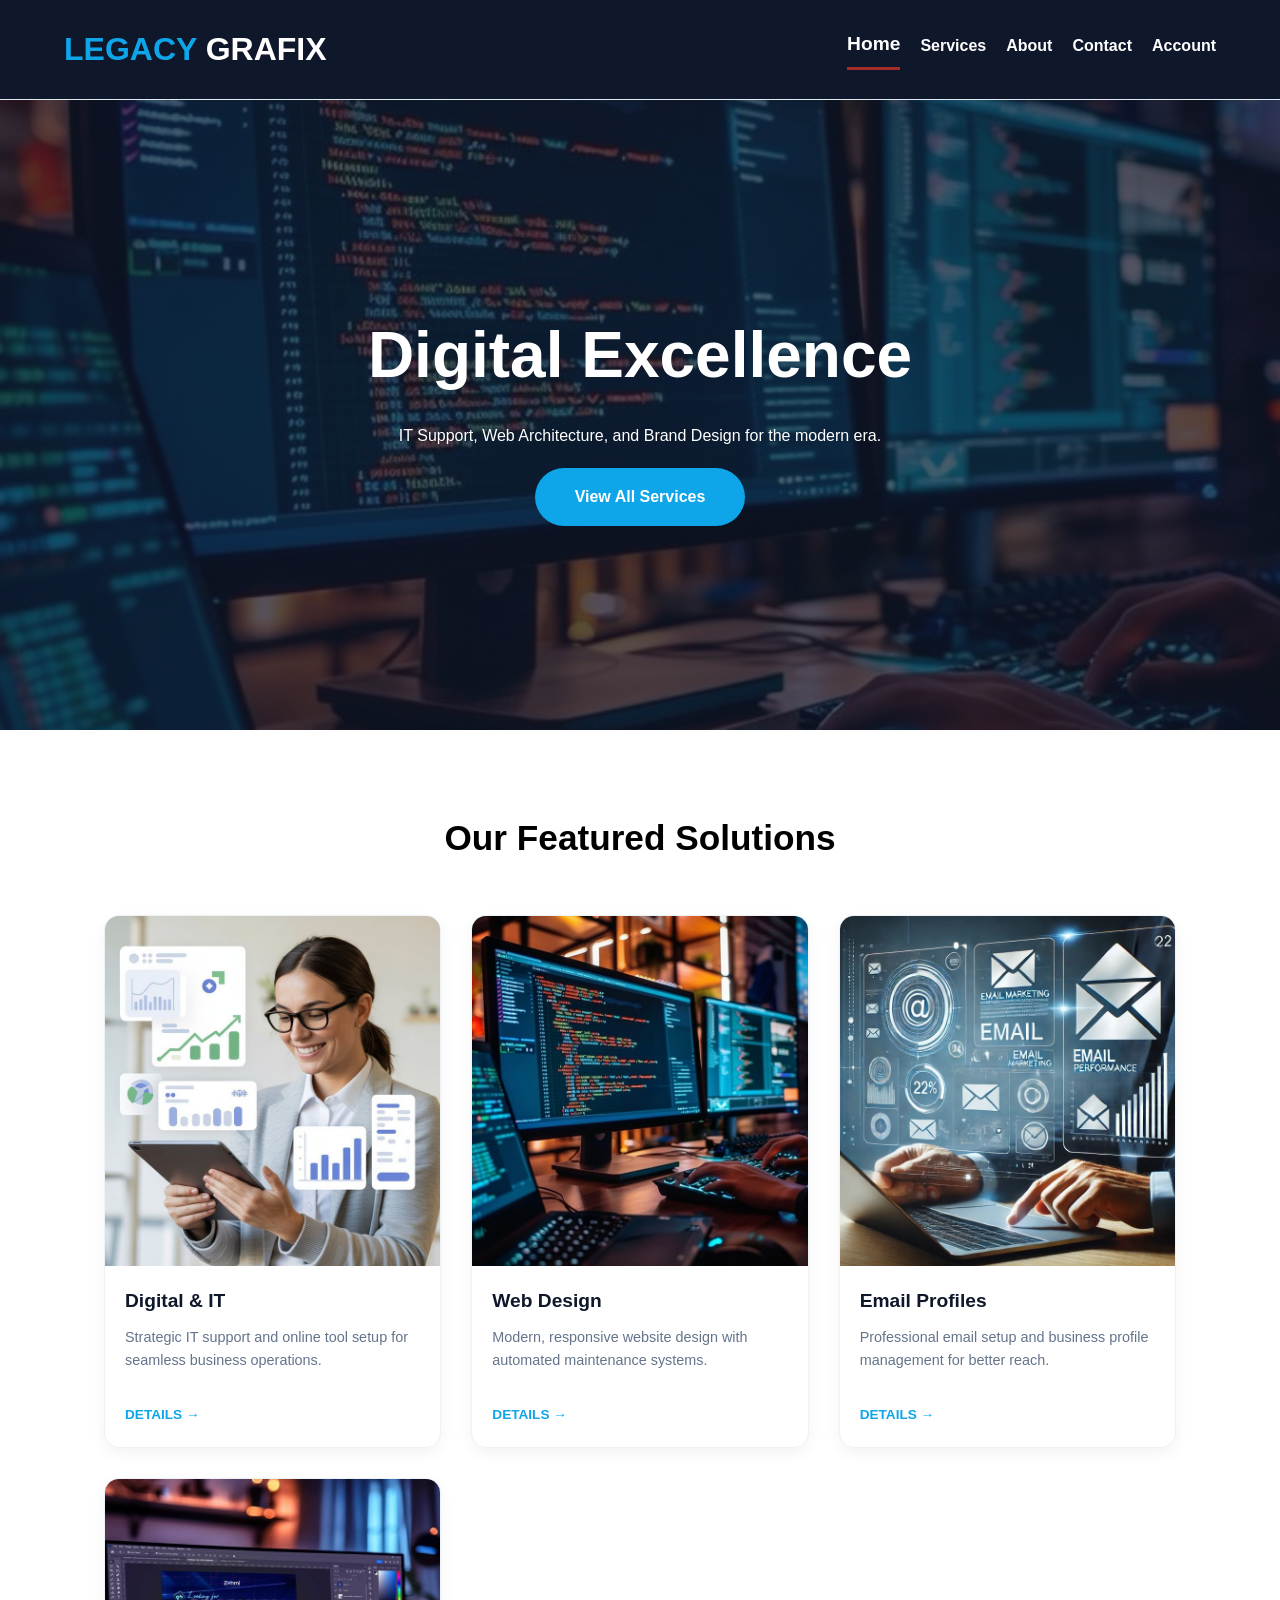
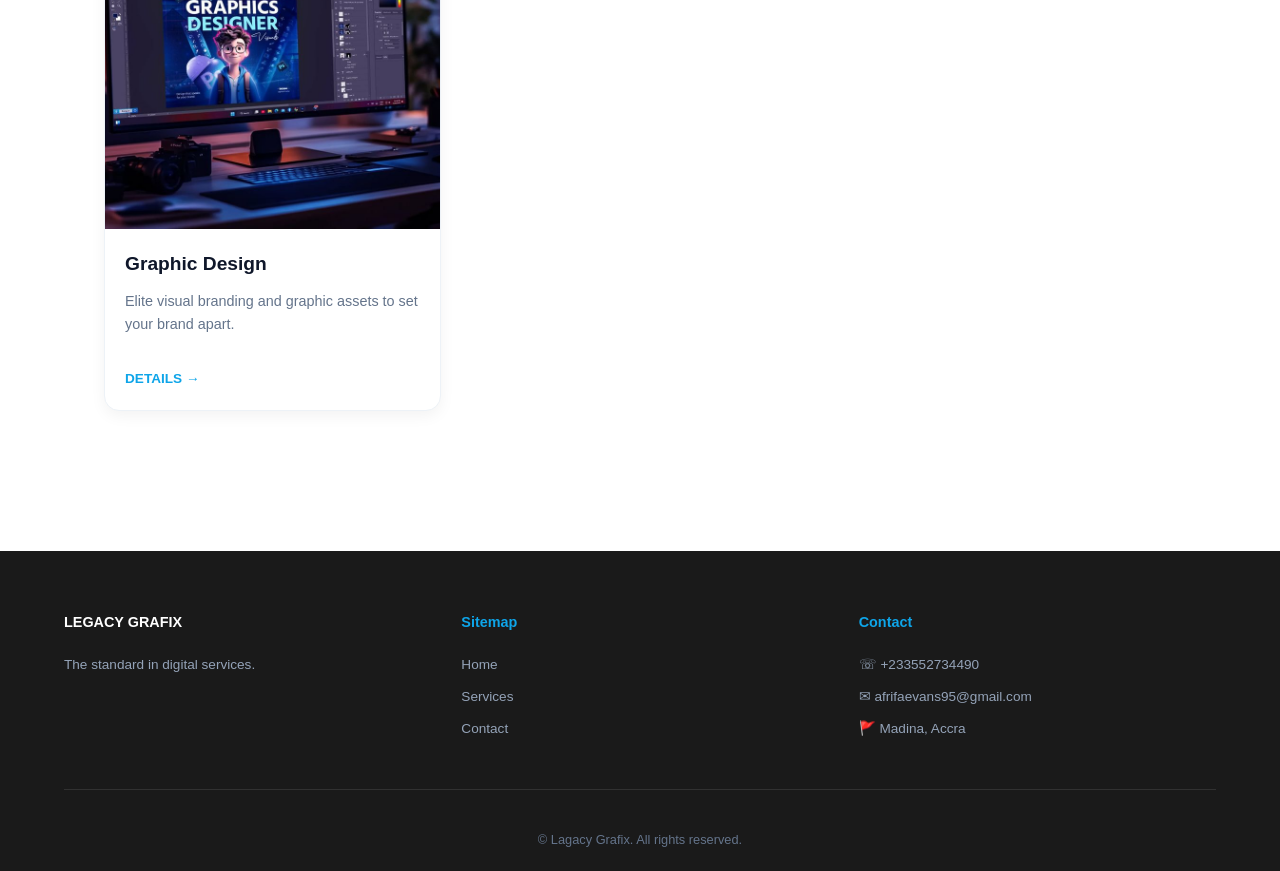
<file: index.html>
<!DOCTYPE html>
<html lang="en">
<head>
    <meta charset="UTF-8">
    <meta name="viewport" content="width=device-width, initial-scale=1.0">
    <title>Home | Legacy Grafix</title>
    <link rel="stylesheet" href="style.css">
</head>
<body>

    <nav>
        <a class="logo" href="index.html">LEGACY <span style="color: white;">GRAFIX</span></a>
        
        <ul class="nav-links">
            <a class="nav-links active" href="index.html">Home</a>
            <a href="services.html">Services</a>
            <a href="about.html">About</a>
            <a href="contact.html">Contact</a>
            <a href="login.html">Account</a>
        </ul>
        <button class="hamburger" aria-label="Toggle menu" aria-expanded="false">
            <span></span>
            <span></span>
            <span></span>
        </button>
    </nav>

    <section class="header">
        <h1>Digital Excellence</h1>
        <p>IT Support, Web Architecture, and Brand Design for the modern era.</p>
        <a class="cta-btn" href="services.html">View All Services</a>
    </section>

    <section class="services-section">
        <h2 class="section-title">Our Featured Solutions</h2>
        
        <div class="product-grid">
            <!-- Card 1 -->
            <div class="product-card">
                <div class="product-image">
                    <img src="IMG/Digital & IT.jpg" alt="IT Services">
                </div>
                <div class="product-info">
                    <h3>Digital & IT</h3>
                    <p>Strategic IT support and online tool setup for seamless business operations.</p>
                    <a href="services.html" class="learn-more">Details &rarr;</a>
                </div>
            </div>

            <!-- Card 2 -->
            <div class="product-card">
                <div class="product-image">
                    <img src="IMG/Web Design.jpg" alt="Web Design">
                </div>
                <div class="product-info">
                    <h3>Web Design</h3>
                    <p>Modern, responsive website design with automated maintenance systems.</p>
                    <a href="services.html" class="learn-more">Details &rarr;</a>
                </div>
            </div>

            <!-- Card 3 -->
            <div class="product-card">
                <div class="product-image">
                    <img src="IMG/Email Profiles.jpg" alt="Profiles">
                </div>
                <div class="product-info">
                    <h3>Email Profiles</h3>
                    <p>Professional email setup and business profile management for better reach.</p>
                    <a href="services.html" class="learn-more">Details &rarr;</a>
                </div>
            </div>

            <!-- Card 4 -->
            <div class="product-card">
                <div class="product-image">
                    <img src="IMG/Graphics design.jpg" alt="Graphic Design">
                </div>
                <div class="product-info">
                    <h3>Graphic Design</h3>
                    <p>Elite visual branding and graphic assets to set your brand apart.</p>
                    <a href="services.html" class="learn-more">Details &rarr;</a>
                </div>
            </div>
        </div>
    </section>

    <footer>
        <div class="footer-grid">
            <div class="footer-col">
                <h4 style="color: white;">LEGACY GRAFIX</h4>
                <p>The standard in digital services.</p>
            </div>
            <div class="footer-col">
                <h4>Sitemap</h4>
                <a href="index.html">Home</a>
                <a href="services.html">Services</a>
                <a href="contact.html">Contact</a>
            </div>
            <div class="footer-col">
                <h4>Contact</h4>
                <p>&#9743; +233552734490</p>
                <p>&#9993; afrifaevans95@gmail.com</p>
                <p>&#128681; Madina, Accra</p>
            </div>
        </div>
        <div class="footer-bottom"> &copy; Lagacy Grafix. All rights reserved.</div>
    </footer>

    <script src="script.js"></script>
</body>
</html>
</file>
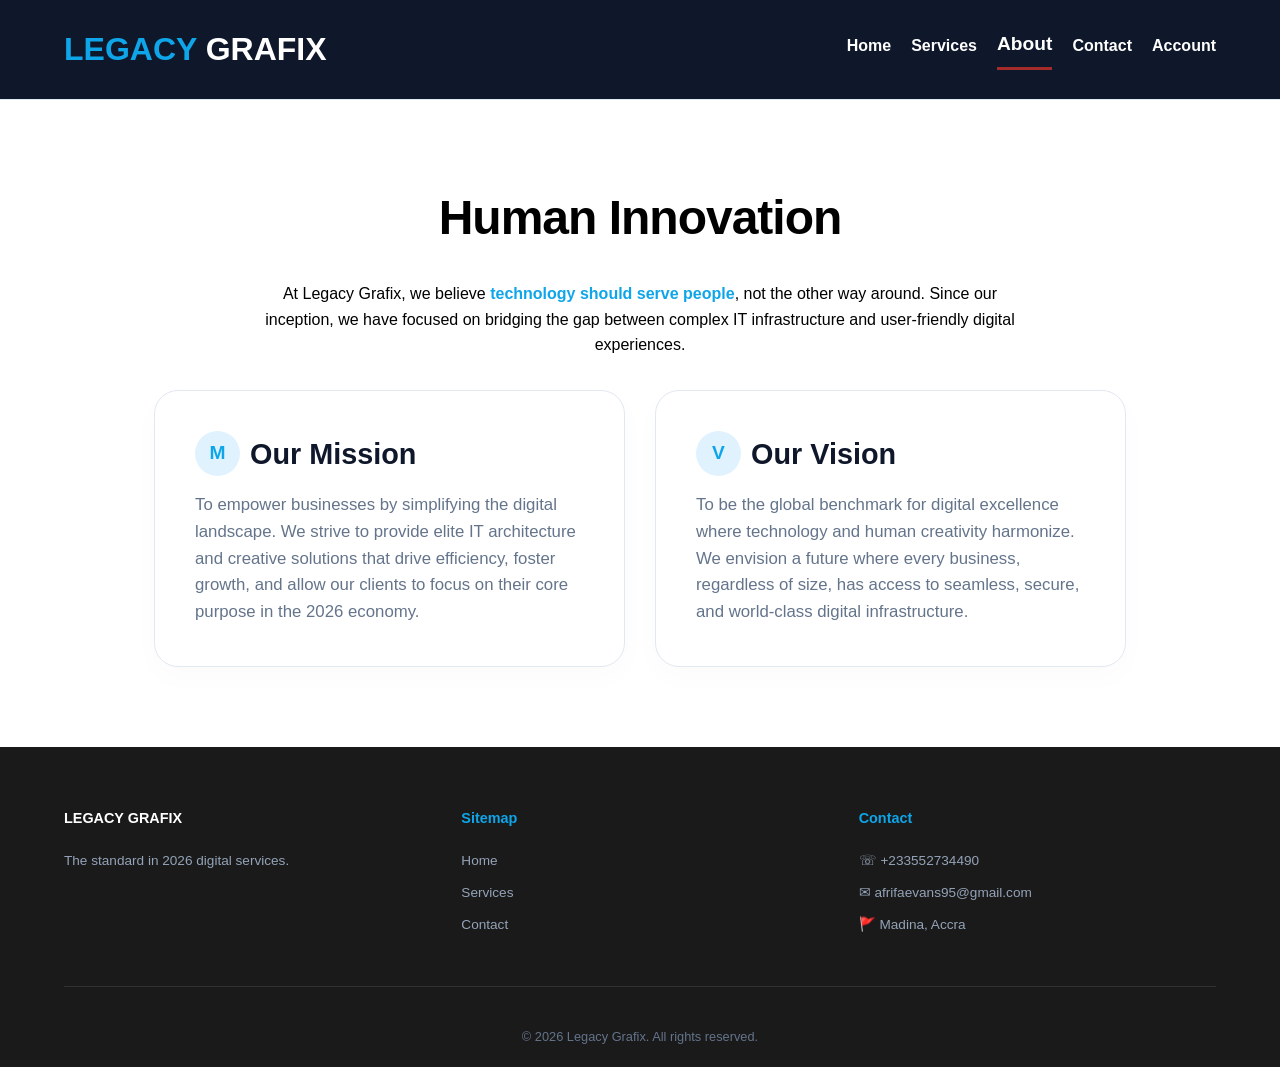
<file: about.html>
<!DOCTYPE html>
<html lang="en">
<head>
    <meta charset="UTF-8">
    <meta name="viewport" content="width=device-width, initial-scale=1.0">
    <title>About Us | Mission & Vision | Legacy Grafix</title>
    <link rel="stylesheet" href="style.css">
 
</head>
<body>
    <nav>
        <a class="logo" href="index.html">LEGACY <span style="color: white;">GRAFIX</span></a>
        
        <ul class="nav-links">
            <a href="index.html">Home</a>
            <a href="services.html">Services</a>
            <a class="nav-links active" href="about.html">About</a>
            <a href="contact.html">Contact</a>
            <a href="login.html">Account</a>
        </ul>
        <button class="hamburger" aria-label="Toggle menu" aria-expanded="false">
            <span></span>
            <span></span>
            <span></span>
        </button>
    </nav>

    <div class="about-header">
        <h1>Human Innovation</h1>
        <p>At Legacy Grafix, we believe <span class="highlight">technology should serve people</span>, not the other way around. Since our inception, we have focused on bridging the gap between complex IT infrastructure and user-friendly digital experiences.</p>
    </div>

    <section class="mv-container">
        <!-- Mission Card -->
        <div class="mv-card">
            <h2><div class="icon-circle">M</div> Our Mission</h2>
            <p>To empower businesses by simplifying the digital landscape. We strive to provide elite IT architecture and creative solutions that drive efficiency, foster growth, and allow our clients to focus on their core purpose in the 2026 economy.</p>
        </div>

        <!-- Vision Card -->
        <div class="mv-card">
            <h2><div class="icon-circle">V</div> Our Vision</h2>
            <p>To be the global benchmark for digital excellence where technology and human creativity harmonize. We envision a future where every business, regardless of size, has access to seamless, secure, and world-class digital infrastructure.</p>
        </div>
    </section>

    <footer>
        <div class="footer-grid">
            <div class="footer-col">
                <h4 style="color: white;">LEGACY GRAFIX</h4>
                <p>The standard in 2026 digital services.</p>
            </div>
            <div class="footer-col">
                <h4>Sitemap</h4>
                <a href="index.html">Home</a>
                <a href="services.html">Services</a>
                <a href="contact.html">Contact</a>
            </div>
            <div class="footer-col">
                <h4>Contact</h4>
                <p>&#9743; +233552734490</p>
                <p>&#9993; afrifaevans95@gmail.com</p>
                <p>&#128681; Madina, Accra</p>
            </div>
        </div>
        <div class="footer-bottom">
            &copy; 2026 Legacy Grafix. All rights reserved.
        </div>
    </footer>
        <script src="script.js"></script>
</body>
</html>
</file>
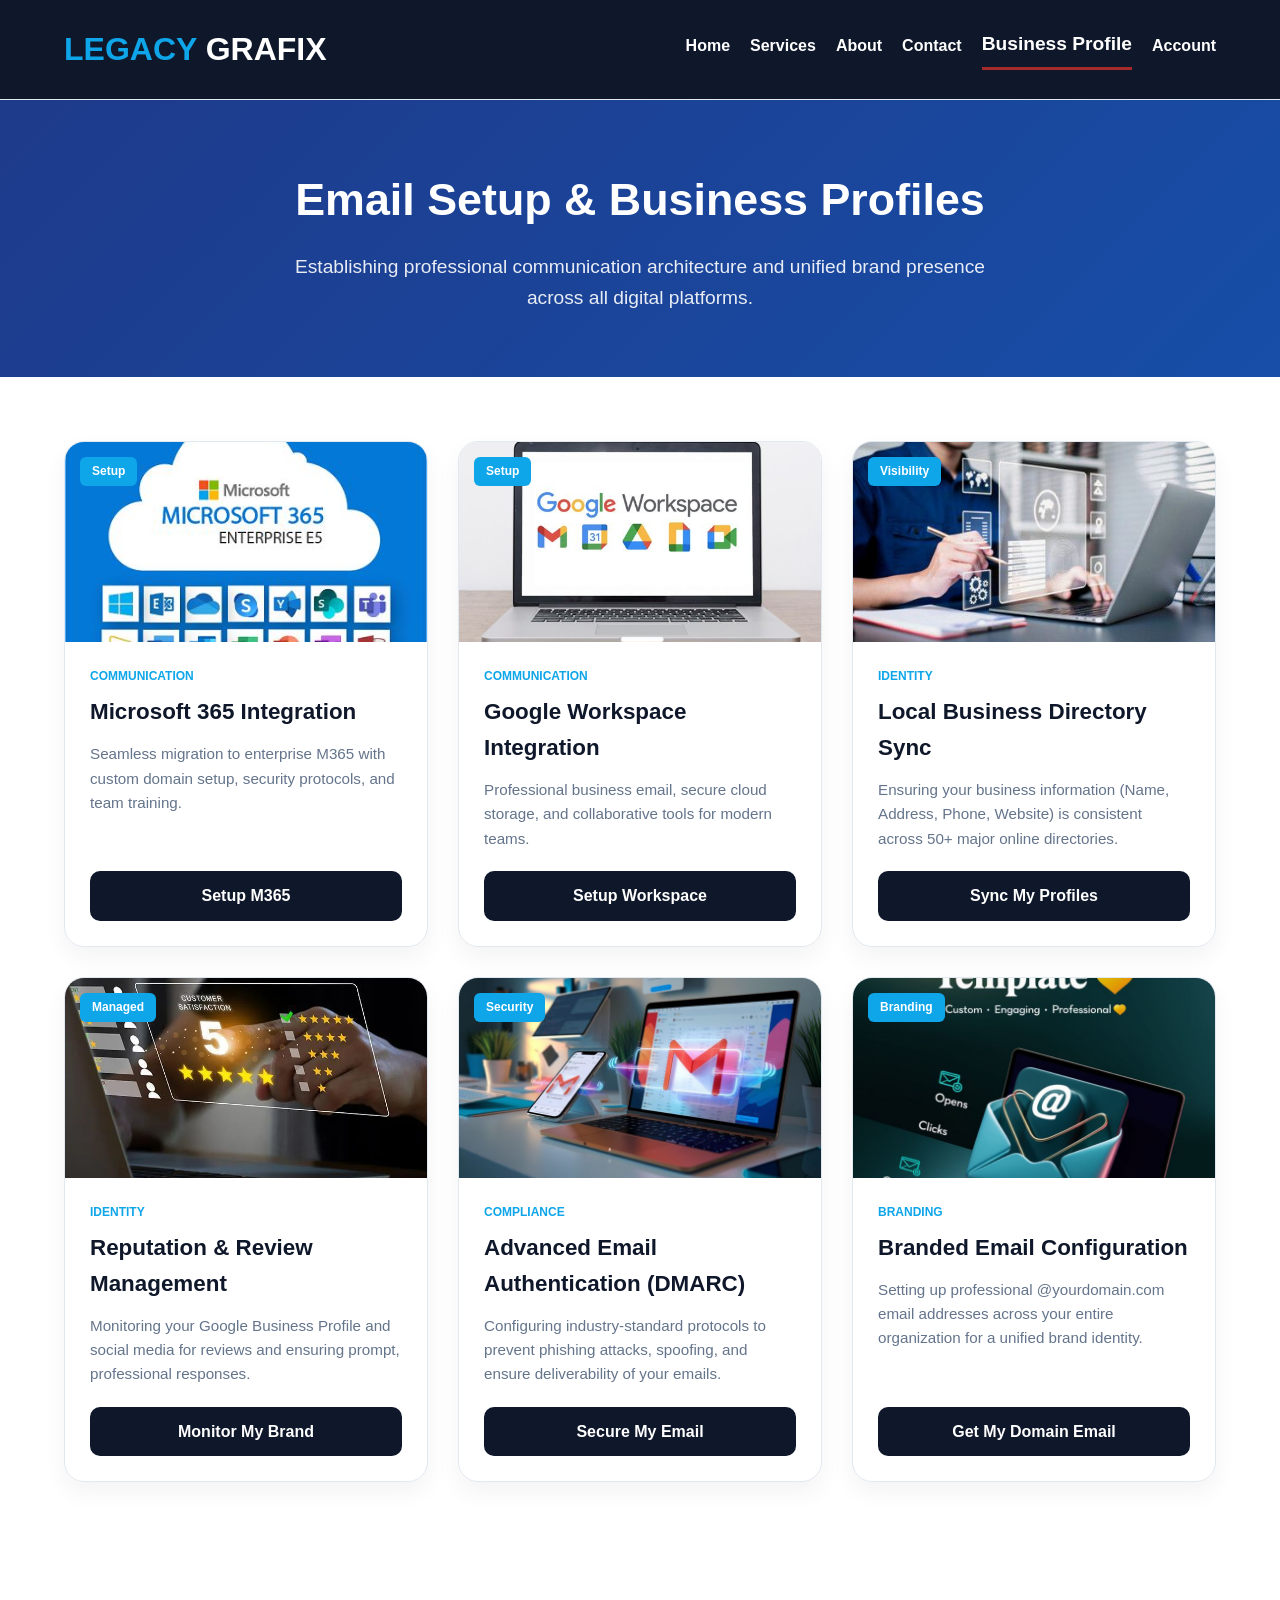
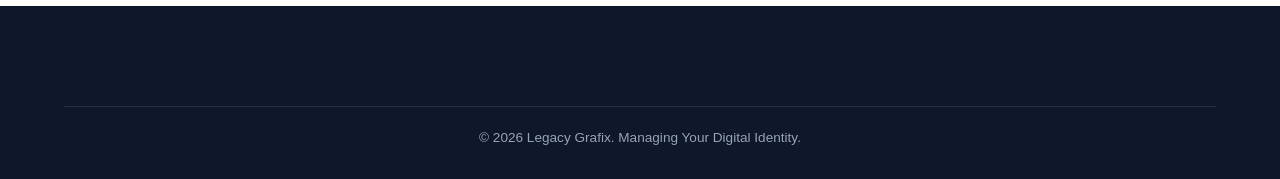
<file: Business Profiles.html>
<!DOCTYPE html>
<html lang="en">
<head>
    <meta charset="UTF-8">
    <meta name="viewport" content="width=device-width, initial-scale=1.0">
    <title>Email & Business Profiles | Legacy Grafix</title>
    <link rel="stylesheet" href="style.css">
    <style>

        /* Header */
        .page-header { 
            text-align: center; 
            padding: 4rem 5%; 
            background: linear-gradient(135deg, #1e3a8a 0%, #174ea8 100%); 
            color: white; 
        }
        .page-header h1 { 
            font-size: 2.8rem; 
            margin-bottom: 1rem; 
        }
        .page-header p { 
            font-size: 1.2rem; 
            opacity: 0.9; 
            max-width: 700px; 
            margin: 0 auto; 
        }

        /* Product Grid */
        .container { 
            padding: 4rem 5%; 
            max-width: 1300px; 
            margin: 0 auto; 
        }
        .product-grid { 
            display: grid; 
            grid-template-columns: repeat(auto-fit, minmax(300px, 1fr)); gap: 30px; 
        }

        /* Service Product Card */
        .service-card { 
            background: var(--card-bg); 
            border-radius: 20px; 
            overflow: hidden; 
            box-shadow: 0 10px 25px rgba(0,0,0,0.05); 
            transition: all 0.3s ease; 
            display: flex; 
            flex-direction: column; 
            border: 1px solid #e2e8f0; 
        }
        .service-card:hover { 
            transform: translateY(-10px); 
            box-shadow: 0 20px 40px rgba(0,0,0,0.1); 
            border-color: var(--primary); 
        }

        .card-image { 
            width: 100%; 
            height: 200px; 
            overflow: hidden; 
            position: relative; 
        }
        .card-image img { 
            width: 100%; 
            height: 100%; 
            object-fit: cover; 
            transition: transform 0.5s ease; 
        }
        .service-card:hover .card-image img { 
            transform: scale(1.1); 
        }
        
        .type-badge { 
            position: absolute; 
            top: 15px; 
            left: 15px; 
            background: var(--primary); 
            color: white; 
            padding: 5px 12px; 
            border-radius: 6px; 
            font-size: 0.75rem; 
            font-weight: 600; 
        }

        .card-body { 
            padding: 25px; 
            display: flex; 
            flex-direction: 
            column; flex-grow: 1; }
        .card-category { 
            font-size: 0.75rem; 
            font-weight: 800; 
            color: var(--primary); 
            text-transform: uppercase; 
            margin-bottom: 8px; 
        }
        .card-body h3 { 
            font-size: 1.4rem; 
            margin-bottom: 12px; 
            color: var(--dark); 
        }
        .card-body p { 
            font-size: 0.95rem; 
            color: var(--text-muted); 
            margin-bottom: 20px; 
            flex-grow: 1; 
        }

        .btn-action { 
            background: var(--dark); 
            color: white; 
            text-align: center; 
            padding: 12px; 
            border-radius: 10px; 
            text-decoration: none; 
            font-weight: 600; 
            transition: 0.3s; 
        }
        .btn-action:hover { 
            background: var(--primary); 
        }

        /* Footer */
        footer { 
            background: var(--dark); 
            color: white; 
            padding: 60px 5% 30px; 
            margin-top: 60px; 
            text-align: center; 
        }
        .footer-bottom { 
            margin-top: 40px; 
            padding-top: 20px; 
            border-top: 1px solid rgba(255,255,255,0.1); 
            font-size: 0.85rem; 
            color: #94a3b8; 
        }
    </style>
</head>
<body>

    <nav>
        <a class="logo" href="index.html">LEGACY <span style="color: white;">GRAFIX</span></a>
        
        <ul class="nav-links">
            <a href="index.html">Home</a>
            <a href="services.html">Services</a>
            <a href="about.html">About</a>
            <a href="contact.html">Contact</a>
            <a class="nav-links active" href="Business Profiles.html">Business Profile</a>
            <a href="login.html">Account</a>
        </ul>
        <button class="hamburger" aria-label="Toggle menu" aria-expanded="false">
            <span></span>
            <span></span>
            <span></span>
        </button>
    </nav>

    <header class="page-header">
        <h1>Email Setup & Business Profiles</h1>
        <p>Establishing professional communication architecture and unified brand presence across all digital platforms.</p>
    </header>

    <div class="container">
        <div class="product-grid">
            
            <!-- Service 1: M365 Setup -->
            <div class="service-card">
                <div class="card-image">
                    <span class="type-badge">Setup</span>
                    <img src="IMG/Microsoft 365 Integration.jpg" alt="Email Setup M365">
                </div>
                <div class="card-body">
                    <span class="card-category">Communication</span>
                    <h3>Microsoft 365 Integration</h3>
                    <p>Seamless migration to enterprise M365 with custom domain setup, security protocols, and team training.</p>
                    <a href="contact.html" class="btn-action">Setup M365</a>
                </div>
            </div>

            <!-- Service 2: Google Workspace -->
            <div class="service-card">
                <div class="card-image">
                    <span class="type-badge">Setup</span>
                    <img src="IMG/Google Workspace Integration.jpg" alt="Email Setup Google">
                </div>
                <div class="card-body">
                    <span class="card-category">Communication</span>
                    <h3>Google Workspace Integration</h3>
                    <p>Professional business email, secure cloud storage, and collaborative tools for modern teams.</p>
                    <a href="contact.html" class="btn-action">Setup Workspace</a>
                </div>
            </div>

            <!-- Service 3: Local Directory Sync -->
            <div class="service-card">
                <div class="card-image">
                    <span class="type-badge">Visibility</span>
                    <img src="IMG/Local Business Directory Sync.jpg" alt="Local SEO">
                </div>
                <div class="card-body">
                    <span class="card-category">Identity</span>
                    <h3>Local Business Directory Sync</h3>
                    <p>Ensuring your business information (Name, Address, Phone, Website) is consistent across 50+ major online directories.</p>
                    <a href="contact.html" class="btn-action">Sync My Profiles</a>
                </div>
            </div>

            <!-- Service 4: Reputation Monitoring -->
            <div class="service-card">
                <div class="card-image">
                    <span class="type-badge">Managed</span>
                    <img src="IMG/Reputation & Review Management.jpg" alt="Reputation">
                </div>
                <div class="card-body">
                    <span class="card-category">Identity</span>
                    <h3>Reputation & Review Management</h3>
                    <p>Monitoring your Google Business Profile and social media for reviews and ensuring prompt, professional responses.</p>
                    <a href="contact.html" class="btn-action">Monitor My Brand</a>
                </div>
            </div>

            <!-- Service 5: DMARC/SPF Configuration -->
            <div class="service-card">
                <div class="card-image">
                    <span class="type-badge">Security</span>
                    <img src="IMG/Advanced Email Authentication (DMARC).jpg" alt="Email Security">
                </div>
                <div class="card-body">
                    <span class="card-category">Compliance</span>
                    <h3>Advanced Email Authentication (DMARC)</h3>
                    <p>Configuring industry-standard protocols to prevent phishing attacks, spoofing, and ensure deliverability of your emails.</p>
                    <a href="contact.html" class="btn-action">Secure My Email</a>
                </div>
            </div>

            <!-- Service 6: Vanity Email Address -->
            <div class="service-card">
                <div class="card-image">
                    <span class="type-badge">Branding</span>
                    <img src="IMG/Branded Email Configuration.jpg" alt="Branded Email">
                </div>
                <div class="card-body">
                    <span class="card-category">Branding</span>
                    <h3>Branded Email Configuration</h3>
                    <p>Setting up professional @yourdomain.com email addresses across your entire organization for a unified brand identity.</p>
                    <a href="contact.html" class="btn-action">Get My Domain Email</a>
                </div>
            </div>

        </div>
    </div>

    <footer>
        <div class="footer-bottom">
            &copy; 2026 Legacy Grafix. Managing Your Digital Identity.
        </div>
    </footer>

    <script src="script.js"></script>
</body>
</html>
</file>
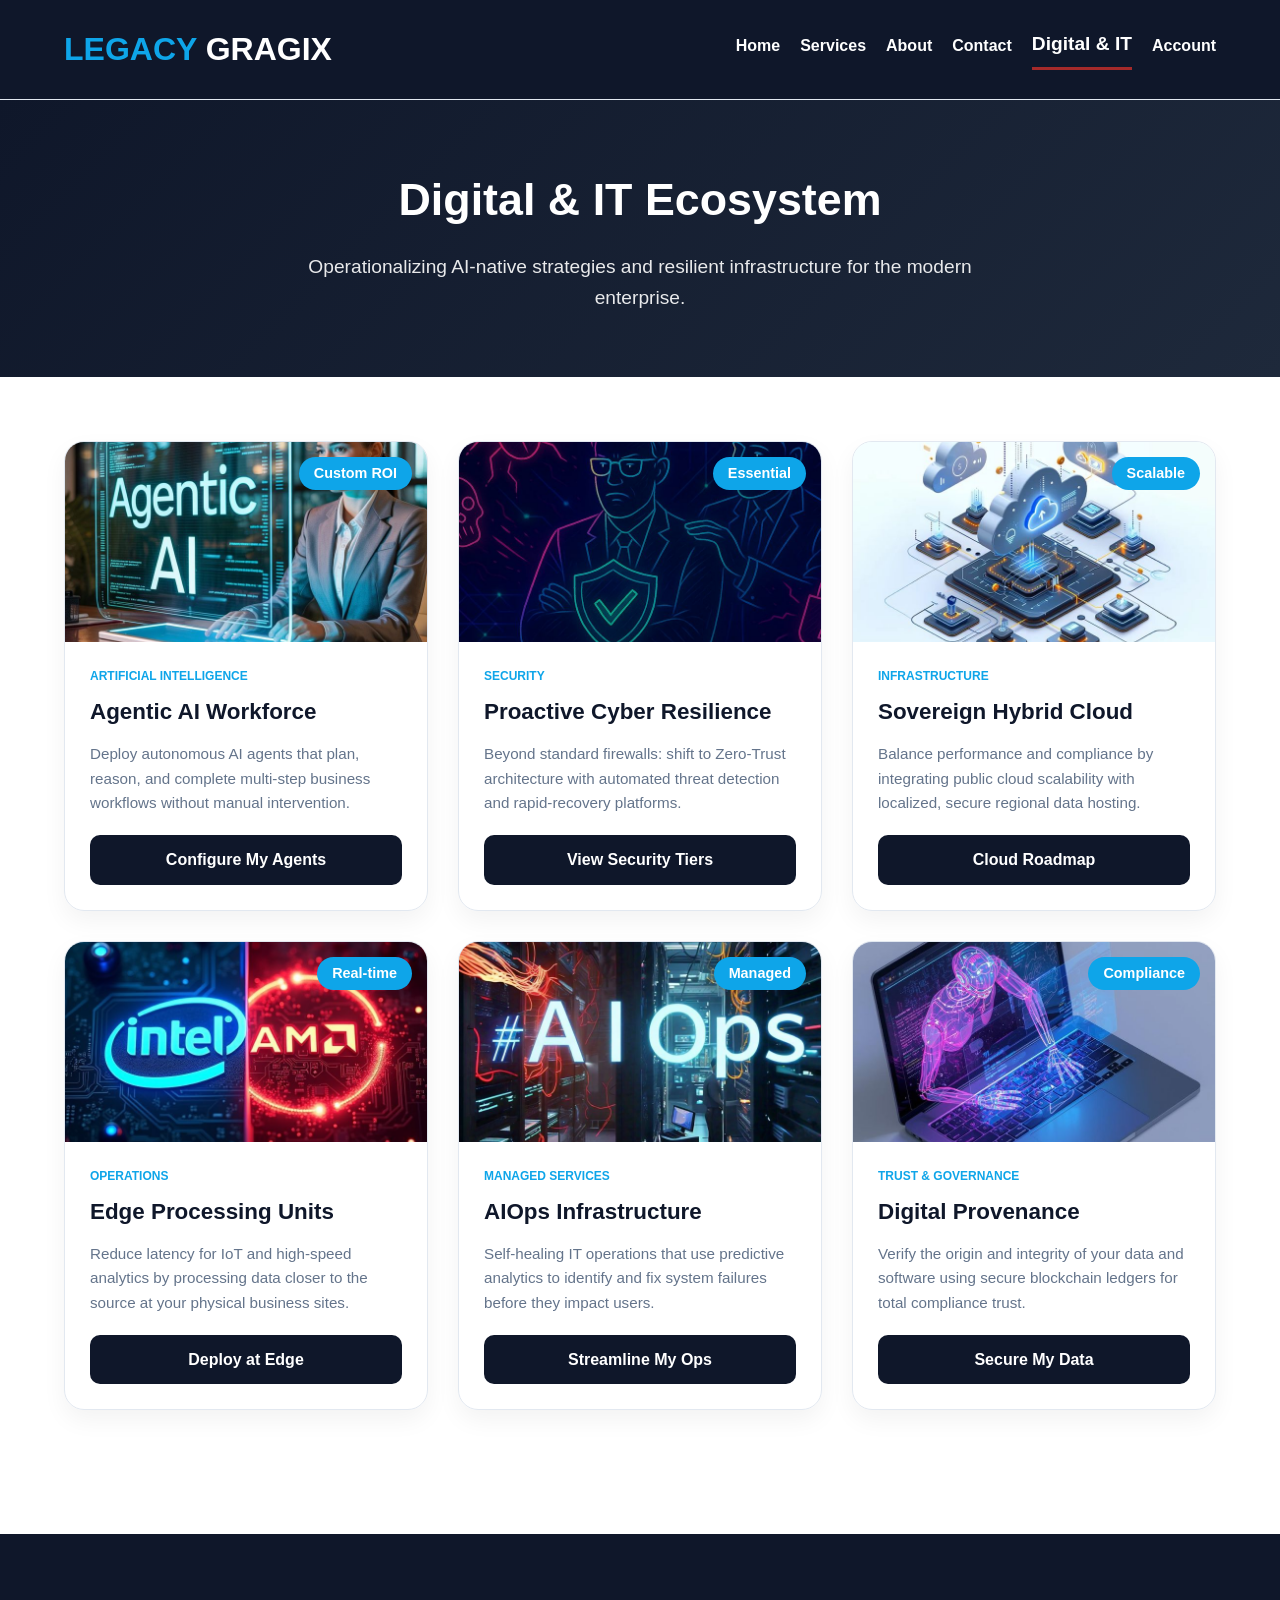
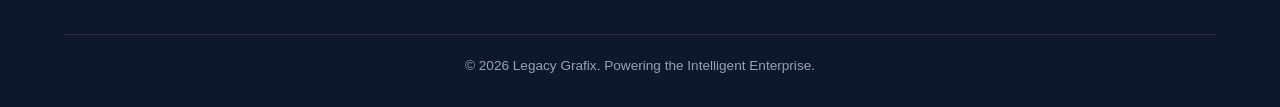
<file: digital and IT.html>
<!DOCTYPE html>
<html lang="en">
<head>
    <meta charset="UTF-8">
    <meta name="viewport" content="width=device-width, initial-scale=1.0">
    <title>Digital & IT Services | Legacy Grafix</title>
    <link rel="stylesheet" href="style.css">
    <style>
        /* Header */
        .page-header { 
            text-align: center; 
            padding: 4rem 5%; 
            background: linear-gradient(135deg, #0f172a 0%, #1e293b 100%); 
            color: white; 
        }
        .page-header h1 { 
            font-size: 2.8rem; 
            margin-bottom: 1rem; 
        }
        .page-header p { 
            font-size: 1.2rem; 
            opacity: 0.9; 
            max-width: 700px; 
            margin: 0 auto; 
        }

        /* Product Grid */
        .container { 
            padding: 4rem 5%; 
            max-width: 1300px; 
            margin: 0 auto; 
        }
        .product-grid { 
            display: grid; 
            grid-template-columns: repeat(auto-fit, minmax(300px, 1fr)); gap: 30px; 
        }

        /* Service Product Card */
        .service-card {
            background: var(--card-bg);
            border-radius: 20px;
            overflow: hidden;
            box-shadow: 0 10px 25px rgba(0,0,0,0.05);
            transition: all 0.3s ease;
            display: flex;
            flex-direction: column;
            border: 1px solid #e2e8f0;
        }
        .service-card:hover { 
            transform: translateY(-10px); 
            box-shadow: 0 20px 40px rgba(0,0,0,0.1); 
            border-color: var(--primary); 
        }

        .card-image { 
            width: 100%; 
            height: 200px; 
            overflow: hidden; 
            position: relative; 
        }
        .card-image img { 
            width: 100%; 
            height: 100%; 
            object-fit: cover; 
            transition: transform 0.5s ease; 
        }
        .service-card:hover .card-image img { 
            transform: scale(1.1); 
        }
        
        .price-badge { 
            position: absolute; 
            top: 15px; 
            right: 15px; 
            background: var(--primary); 
            color: white; 
            padding: 5px 15px; 
            border-radius: 50px; 
            font-weight: 700; 
            font-size: 0.9rem; 
            z-index: 2; 
        }

        .card-body { 
            padding: 25px; 
            display: flex; 
            flex-direction: column; 
            flex-grow: 1; 
        }
        .card-category { 
            font-size: 0.75rem; 
            font-weight: 800; 
            color: var(--primary); 
            text-transform: uppercase; 
            margin-bottom: 8px; 
        }
        .card-body h3 { 
            font-size: 1.4rem; 
            margin-bottom: 12px; 
            color: var(--dark); 
        }
        .card-body p { 
            font-size: 0.95rem; 
            color: var(--text-muted); 
            margin-bottom: 20px; 
            flex-grow: 1; 
        }

        .btn-action { 
            background: var(--dark); 
            color: white; 
            text-align: center; 
            padding: 12px; 
            border-radius: 10px; 
            text-decoration: none; 
            font-weight: 600; 
            transition: 0.3s; 
        }
        .btn-action:hover { 
            background: var(--primary); 
        }

        /* Footer */
        footer { 
            background: var(--dark); 
            color: white; 
            padding: 60px 5% 30px; 
            margin-top: 60px; 
            text-align: center; 
        }
        .footer-bottom { 
            margin-top: 40px; 
            padding-top: 20px; 
            border-top: 1px solid rgba(255,255,255,0.1); 
            font-size: 0.85rem; 
            color: #94a3b8; 
        }
    </style>
</head>
<body>

    <nav>
        <a class="logo" href="index.html">LEGACY <span style="color: white;">GRAGIX</span></a>
        
        <ul class="nav-links">
            <a href="index.html">Home</a>
            <a href="services.html">Services</a>
            <a href="about.html">About</a>
            <a href="contact.html">Contact</a>
            <a class="nav-links active" href="digital and IT.html">Digital & IT</a>
            <a href="login.html">Account</a>
        </ul>
        <button class="hamburger" aria-label="Toggle menu" aria-expanded="false">
            <span></span>
            <span></span>
            <span></span>
        </button>
    </nav>

    <header class="page-header">
        <h1>Digital & IT Ecosystem</h1>
        <p>Operationalizing AI-native strategies and resilient infrastructure for the modern enterprise.</p>
    </header>

    <div class="container">
        <div class="product-grid">
            
            <!-- Service 1: Agentic AI -->
            <div class="service-card">
                <div class="card-image">
                    <span class="price-badge">Custom ROI</span>
                    <img src="IMG/Agentic AI Workforce.jpg" alt="AI Agents">
                </div>
                <div class="card-body">
                    <span class="card-category">Artificial Intelligence</span>
                    <h3>Agentic AI Workforce</h3>
                    <p>Deploy autonomous AI agents that plan, reason, and complete multi-step business workflows without manual intervention.</p>
                    <a href="contact.html" class="btn-action">Configure My Agents</a>
                </div>
            </div>

            <!-- Service 2: Cyber Resilience -->
            <div class="service-card">
                <div class="card-image">
                    <span class="price-badge">Essential</span>
                    <img src="IMG/Proactive Cyber Resilience.jpg" alt="Cybersecurity">
                </div>
                <div class="card-body">
                    <span class="card-category">Security</span>
                    <h3>Proactive Cyber Resilience</h3>
                    <p>Beyond standard firewalls: shift to Zero-Trust architecture with automated threat detection and rapid-recovery platforms.</p>
                    <a href="contact.html" class="btn-action">View Security Tiers</a>
                </div>
            </div>

            <!-- Service 3: Hybrid Cloud -->
            <div class="service-card">
                <div class="card-image">
                    <span class="price-badge">Scalable</span>
                    <img src="IMG/Sovereign Hybrid Cloud.jpg" alt="Cloud IT">
                </div>
                <div class="card-body">
                    <span class="card-category">Infrastructure</span>
                    <h3>Sovereign Hybrid Cloud</h3>
                    <p>Balance performance and compliance by integrating public cloud scalability with localized, secure regional data hosting.</p>
                    <a href="contact.html" class="btn-action">Cloud Roadmap</a>
                </div>
            </div>

            <!-- Service 4: Edge Computing -->
            <div class="service-card">
                <div class="card-image">
                    <span class="price-badge">Real-time</span>
                    <img src="IMG/Edge Processing Units.jpg" alt="Edge Computing">
                </div>
                <div class="card-body">
                    <span class="card-category">Operations</span>
                    <h3>Edge Processing Units</h3>
                    <p>Reduce latency for IoT and high-speed analytics by processing data closer to the source at your physical business sites.</p>
                    <a href="contact.html" class="btn-action">Deploy at Edge</a>
                </div>
            </div>

            <!-- Service 5: AIOps 2.0 -->
            <div class="service-card">
                <div class="card-image">
                    <span class="price-badge">Managed</span>
                    <img src="IMG/AIOps Infrastructure.jpg" alt="AIOps">
                </div>
                <div class="card-body">
                    <span class="card-category">Managed Services</span>
                    <h3>AIOps Infrastructure</h3>
                    <p>Self-healing IT operations that use predictive analytics to identify and fix system failures before they impact users.</p>
                    <a href="contact.html" class="btn-action">Streamline My Ops</a>
                </div>
            </div>

            <!-- Service 6: Digital Provenance -->
            <div class="service-card">
                <div class="card-image">
                    <span class="price-badge">Compliance</span>
                    <img src="IMG/Digital Provenance.jpg" alt="Blockchain">
                </div>
                <div class="card-body">
                    <span class="card-category">Trust & Governance</span>
                    <h3>Digital Provenance</h3>
                    <p>Verify the origin and integrity of your data and software using secure blockchain ledgers for total compliance trust.</p>
                    <a href="contact.html" class="btn-action">Secure My Data</a>
                </div>
            </div>

        </div>
    </div>

    <footer>
        <div class="footer-bottom">
            &copy; 2026 Legacy Grafix. Powering the Intelligent Enterprise.
        </div>
    </footer>
    <script src="script.js"></script>
</body>
</html>
</file>
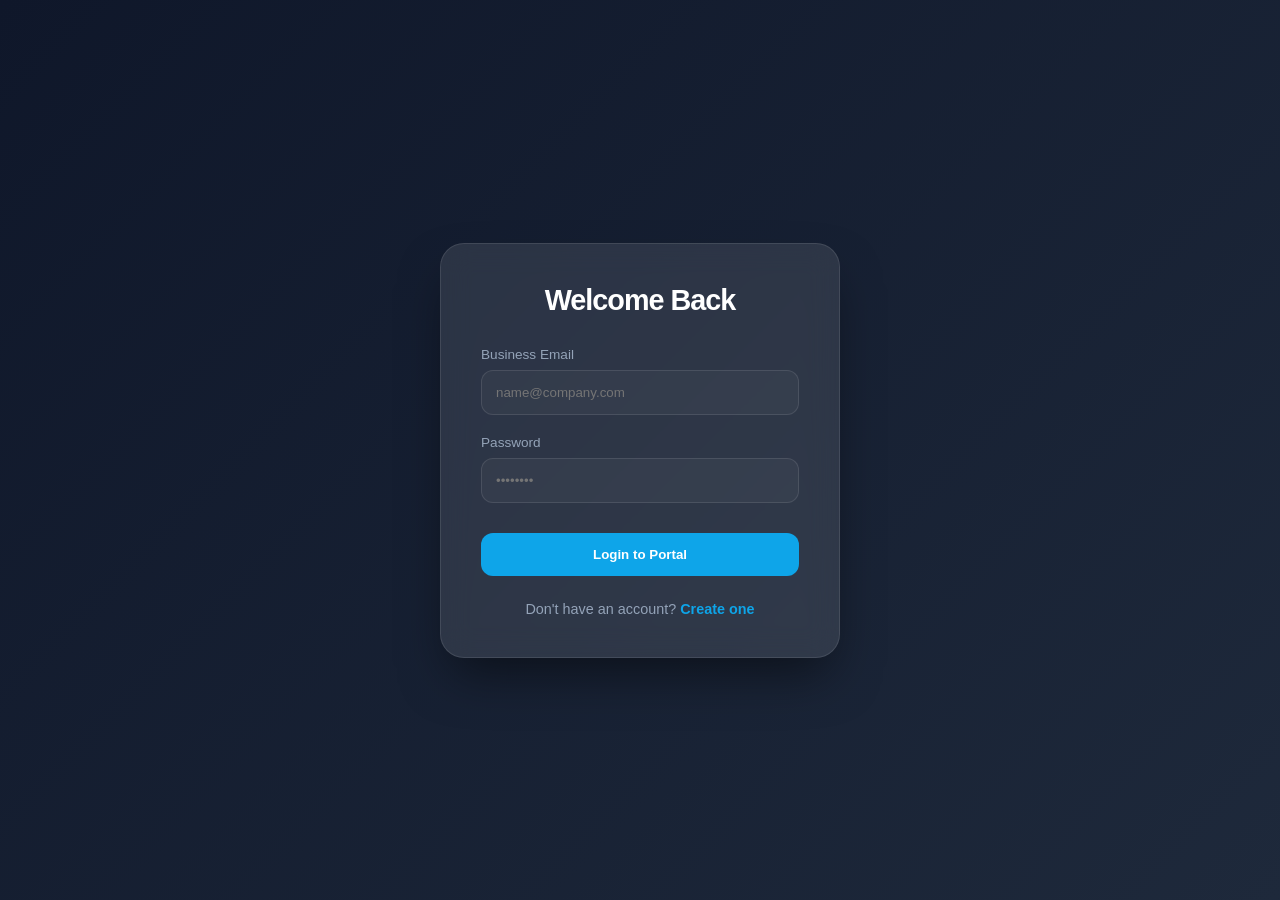
<file: login.html>
<!DOCTYPE html>
<html lang="en">
<head>
    <meta charset="UTF-8">
    <meta name="viewport" content="width=device-width, initial-scale=1.0">
    <title>Login | Anoya Multimedia</title>
    <style>
        :root {
            --primary: #0ea5e9;
            --dark: #0f172a;
            --glass: rgba(255, 255, 255, 0.1);
        }

        a {
            text-decoration: none;
        }

        * { box-sizing: border-box; margin: 0; padding: 0; }
        
        body {
            font-family: 'Inter', sans-serif;
            background: linear-gradient(135deg, #0f172a 0%, #1e293b 100%);
            height: 100vh;
            display: flex;
            justify-content: center;
            align-items: center;
            color: white;
        }

        .auth-container {
            background: var(--glass);
            backdrop-filter: blur(15px);
            padding: 40px;
            border-radius: 24px;
            border: 1px solid rgba(255, 255, 255, 0.1);
            width: 100%;
            max-width: 400px;
            text-align: center;
            box-shadow: 0 25px 50px -12px rgba(0, 0, 0, 0.5);
        }

        .auth-container h2 { 
            margin-bottom: 30px; 
            font-size: 1.8rem; 
            font-weight: 800; 
            letter-spacing: -1px; 
        }

        .input-group { 
            text-align: left; 
            margin-bottom: 20px; 
        }
        .input-group label { 
            display: block; 
            font-size: 0.85rem; 
            color: #94a3b8; 
            margin-bottom: 8px; 
        }
        
        input {
            width: 100%;
            padding: 14px;
            background: rgba(194, 191, 191, 0.05);
            border: 1px solid rgba(255, 255, 255, 0.1);
            border-radius: 12px;
            color: white;
            outline: none;
            transition: 0.3s;
        }

        input:focus { 
            border-color: var(--primary); 
            background: rgba(255, 255, 255, 0.1); 
        }

        .btn-auth {
            width: 100%;
            padding: 14px;
            background: var(--primary);
            color: white;
            border: none;
            border-radius: 12px;
            font-weight: 700;
            cursor: pointer;
            margin-top: 10px;
            transition: 0.3s;
        }

        .btn-auth:hover { 
            transform: translateY(-2px); 
            box-shadow: 0 10px 20px rgba(14, 165, 233, 0.4); 
        }

        .auth-footer { 
            margin-top: 25px; 
            font-size: 0.9rem; 
            color: #94a3b8; 
        }
        .auth-footer a { 
            color: var(--primary); 
            text-decoration: none; 
            font-weight: 600; 
        }
    </style>
</head>
<body>
    <div class="auth-container">
        <h2>Welcome Back</h2>
        <form action="index.html" method="GET">
            <div class="input-group">
                <label>Business Email</label>
                <input type="email" placeholder="name@company.com" required>
            </div>
            <div class="input-group">
                <label>Password</label>
                <input type="password" placeholder="••••••••" required>
            </div>
            <button type="submit" class="btn-auth">Login to Portal</button>
        </form>
        <div class="auth-footer">
            Don't have an account? <a href="signup.html">Create one</a>
        </div>
    </div>
</body>
</html>
</file>
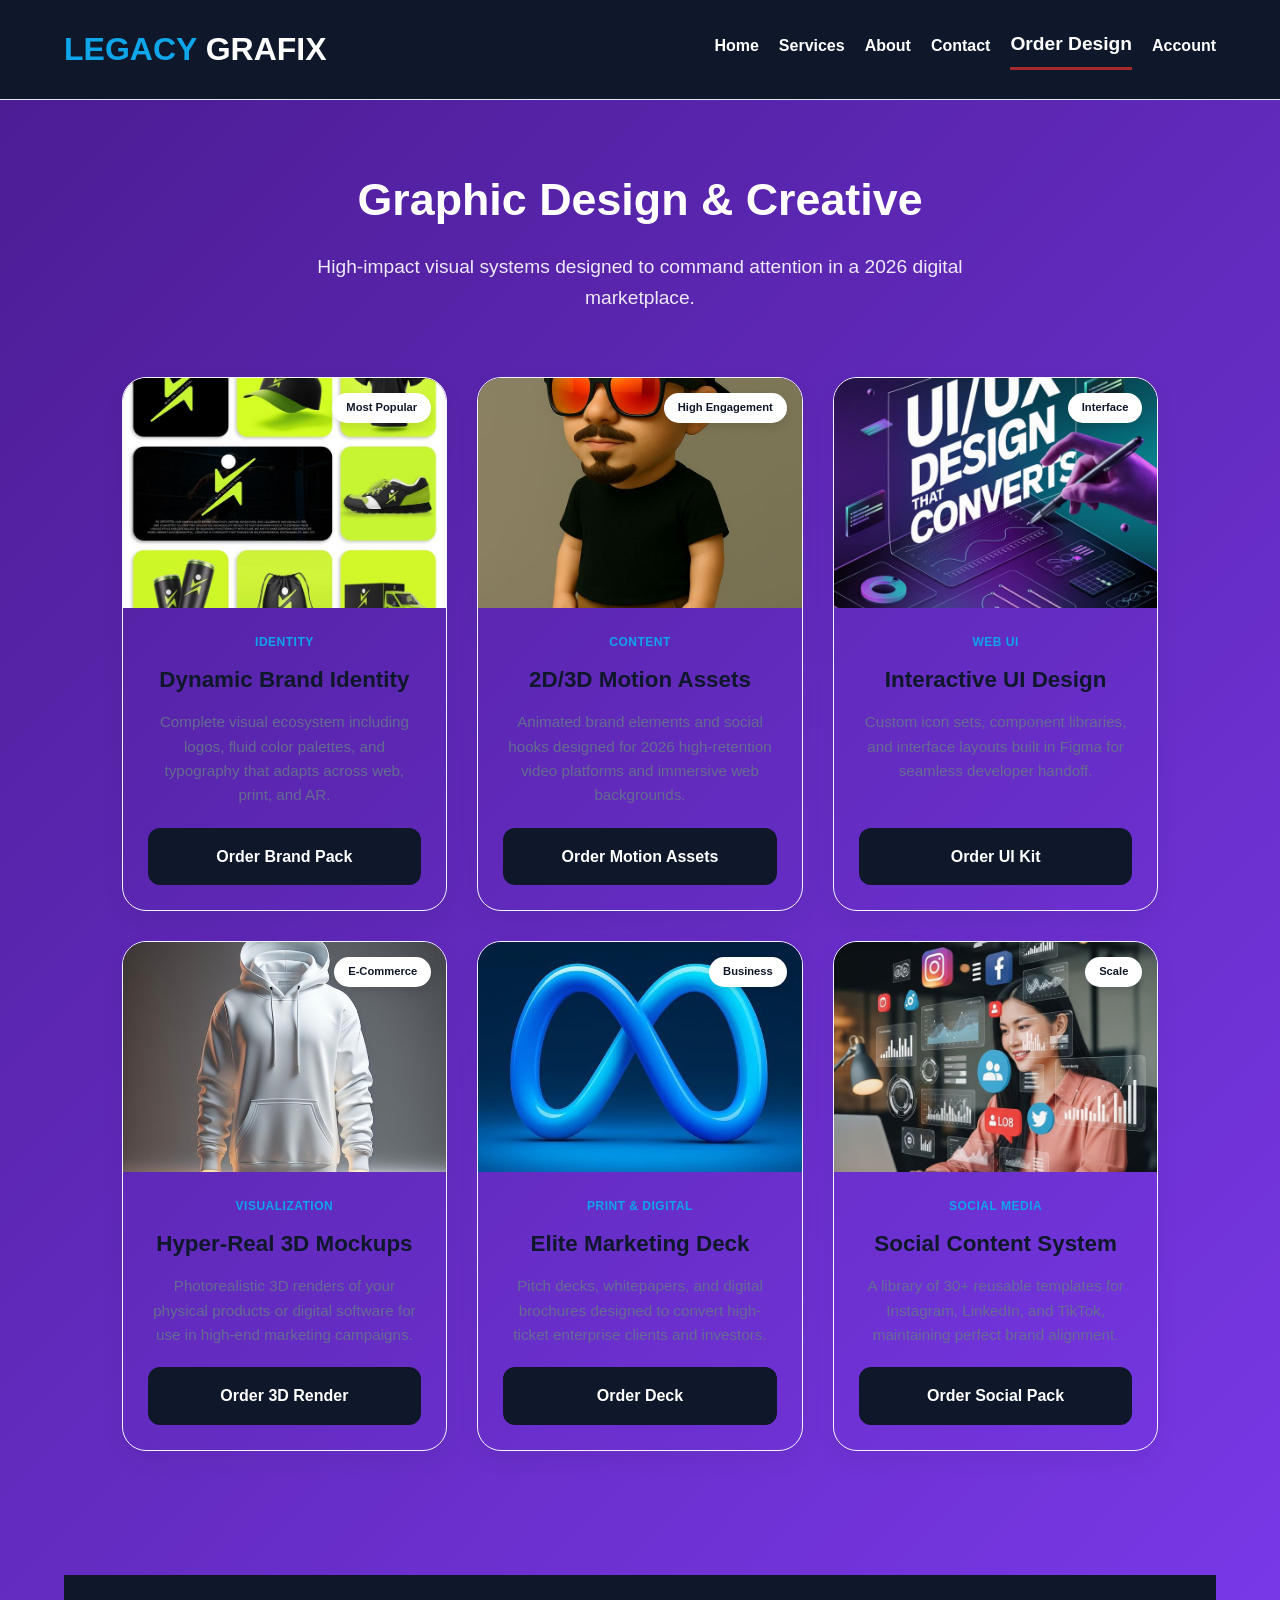
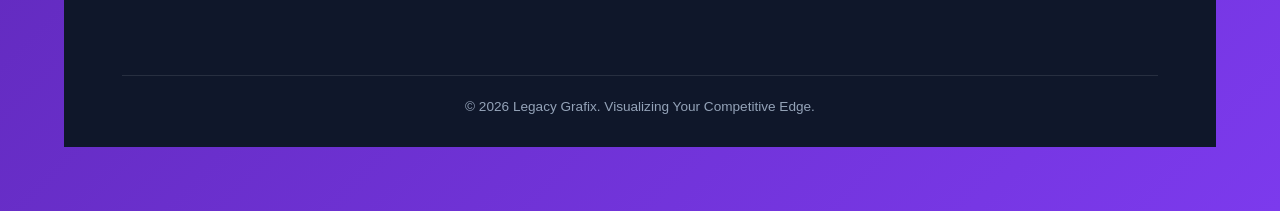
<file: order design.html>
<!DOCTYPE html>
<html lang="en">
<head>
    <meta charset="UTF-8">
    <meta name="viewport" content="width=device-width, initial-scale=1.0">
    <title>Graphic Design & Branding | Legacy Grafix</title>
    <link rel="stylesheet" href="style.css">
    <style>
        
        /* Header */
        .page-header { 
            text-align: center; 
            padding: 4rem 5%; 
            background: linear-gradient(135deg, #4c1d95 0%, #7c3aed 100%); 
            color: white; 
        }
        .page-header h1 { 
            font-size: 2.8rem; 
            margin-bottom: 1rem; 
        }
        .page-header p { 
            font-size: 1.2rem; 
            opacity: 0.9; 
            max-width: 700px; 
            margin: 0 auto; 
        }

        /* Product Grid */
        .container { 
            padding: 4rem 5%; 
            max-width: 1300px; 
            margin: 0 auto; 
        }
        .product-grid { 
            display: grid; 
            grid-template-columns: repeat(auto-fit, minmax(300px, 1fr)); 
            gap: 30px; 
        }

        /* Design Product Card */
        .service-card {
            background: var(--card-bg);
            border-radius: 24px;
            overflow: hidden;
            box-shadow: 0 10px 25px rgba(0,0,0,0.05);
            transition: all 0.4s ease;
            display: flex; flex-direction: column;
            border: 1px solid #f1f5f9;
        }
        .service-card:hover { 
            transform: translateY(-12px); 
            box-shadow: 0 30px 50px rgba(124, 58, 237, 0.15); 
            border-color: var(--primary); 
        }

        .card-image { 
            width: 100%; 
            height: 230px; 
            overflow: hidden; 
            position: relative; }
        .card-image img { 
            width: 100%; 
            height: 100%; 
            object-fit: cover; 
            transition: transform 0.6s ease; 
        }
        .service-card:hover .card-image img { 
            transform: scale(1.1) rotate(1deg); 
        }
        
        .type-badge { 
            position: absolute; 
            top: 15px; 
            right: 15px; 
            background: white; 
            color: var(--dark); 
            padding: 6px 14px; 
            border-radius: 50px; 
            font-size: 0.7rem; 
            font-weight: 700; 
            box-shadow: 0 4px 10px rgba(0,0,0,0.1); 
        }

        .card-body { 
            
            padding: 25px; 
            display: flex; 
            flex-direction: column; 
            flex-grow: 1; 
        }
        .card-category { 
            font-size: 0.75rem; 
            font-weight: 800; 
            color: var(--primary); 
            text-transform: uppercase; 
            margin-bottom: 10px; 
            letter-spacing: 0.5px; 
        }
        .card-body h3 { 
            font-size: 1.4rem; 
            margin-bottom: 12px; 
            color: var(--dark); 
            font-weight: 700; 
        }
        .card-body p { 
            font-size: 0.95rem; 
            color: var(--text-muted); 
            margin-bottom: 20px; 
            flex-grow: 1; 
        }

        .btn-order { 
            background: var(--dark); 
            color: white; 
            text-align: center; 
            padding: 14px; 
            border-radius: 12px; 
            text-decoration: none; 
            font-weight: 700; 
            transition: 0.3s; 
            border: 2px solid var(--dark); 
        }
        .btn-order:hover { 
            background: transparent; 
            color: var(--dark); 
        }

        /* Footer */
        footer { 
            background: var(--dark); 
            color: white; 
            padding: 60px 5% 30px; 
            margin-top: 60px; 
            text-align: center; 
        }
        .footer-bottom { 
            margin-top: 40px; 
            padding-top: 20px; 
            border-top: 1px solid rgba(255,255,255,0.1); 
            font-size: 0.85rem; 
            color: #94a3b8; 
        }
    </style>
</head>
<body>

    <nav>
        <a class="logo" href="index.html">LEGACY <span style="color: white;">GRAFIX</span></a>
        
        <ul class="nav-links">
            <a href="index.html">Home</a>
            <a href="services.html">Services</a>
            <a href="about.html">About</a>
            <a href="contact.html">Contact</a>
            <a class="nav-links active" href="order design.html">Order Design</a>
            <a href="login.html">Account</a>
        </ul>
        <button class="hamburger" aria-label="Toggle menu" aria-expanded="false">
            <span></span>
            <span></span>
            <span></span>
        </button>
    </nav>

    <header class="page-header">
        <h1>Graphic Design & Creative</h1>
        <p>High-impact visual systems designed to command attention in a 2026 digital marketplace.</p>

    <script src="script.js"></script>

    <div class="container">
        <div class="product-grid">
            
            <!-- Service 1: Dynamic Branding -->
            <div class="service-card">
                <div class="card-image">
                    <span class="type-badge">Most Popular</span>
                    <img src="IMG/Dynamic Brand Identity.jpg" alt="Dynamic Brand Identity">
                    
                </div>
                <div class="card-body">
                    <span class="card-category">Identity</span>
                    <h3>Dynamic Brand Identity</h3>
                    <p>Complete visual ecosystem including logos, fluid color palettes, and typography that adapts across web, print, and AR.</p>
                    <a href="contact.html" class="btn-order">Order Brand Pack</a>
                </div>
            </div>

            <!-- Service 2: Motion Graphics -->
            <div class="service-card">
                <div class="card-image">
                    <span class="type-badge">High Engagement</span>
                    <img src="IMG/2D3D Motion Assets.jpg" alt="Motion Graphics">
                </div>
                <div class="card-body">
                    <span class="card-category">Content</span>
                    <h3>2D/3D Motion Assets</h3>
                    <p>Animated brand elements and social hooks designed for 2026 high-retention video platforms and immersive web backgrounds.</p>
                    <a href="contact.html" class="btn-order">Order Motion Assets</a>
                </div>
            </div>

            <!-- Service 3: UX/UI Assets -->
            <div class="service-card">
                <div class="card-image">
                    <span class="type-badge">Interface</span>
                    <img src="IMG/Interactive UI Design.jpg" alt="UI Design">
                </div>
                <div class="card-body">
                    <span class="card-category">Web UI</span>
                    <h3>Interactive UI Design</h3>
                    <p>Custom icon sets, component libraries, and interface layouts built in Figma for seamless developer handoff.</p>
                    <a href="contact.html" class="btn-order">Order UI Kit</a>
                </div>
            </div>

            <!-- Service 4: 3D Product Mockups -->
            <div class="service-card">
                <div class="card-image">
                    <span class="type-badge">E-Commerce</span>
                    <img src="IMG/Hyper-Real 3D Mockups.jpg" alt="3D Mockups">
                </div>
                <div class="card-body">
                    <span class="card-category">Visualization</span>
                    <h3>Hyper-Real 3D Mockups</h3>
                    <p>Photorealistic 3D renders of your physical products or digital software for use in high-end marketing campaigns.</p>
                    <a href="contact.html" class="btn-order">Order 3D Render</a>
                </div>
            </div>

            <!-- Service 5: Marketing Collateral -->
            <div class="service-card">
                <div class="card-image">
                    <span class="type-badge">Business</span>
                    <img src="IMG/Elite Marketing Deck.jpg" alt="Print Design">
                </div>
                <div class="card-body">
                    <span class="card-category">Print & Digital</span>
                    <h3>Elite Marketing Deck</h3>
                    <p>Pitch decks, whitepapers, and digital brochures designed to convert high-ticket enterprise clients and investors.</p>
                    <a href="contact.html" class="btn-order">Order Deck</a>
                </div>
            </div>

            <!-- Service 6: Social System -->
            <div class="service-card">
                <div class="card-image">
                    <span class="type-badge">Scale</span>
                    <img src="IMG/Social Content System.jpg" alt="Social Media Design">
                </div>
                <div class="card-body">
                    <span class="card-category">Social Media</span>
                    <h3>Social Content System</h3>
                    <p>A library of 30+ reusable templates for Instagram, LinkedIn, and TikTok, maintaining perfect brand alignment.</p>
                    <a href="contact.html" class="btn-order">Order Social Pack</a>
                </div>
            </div>

        </div>
    </div>

    <footer>
        <div class="footer-bottom">
            &copy; 2026 Legacy Grafix. Visualizing Your Competitive Edge.
        </div>
    </footer>

</body>
</html>
</file>
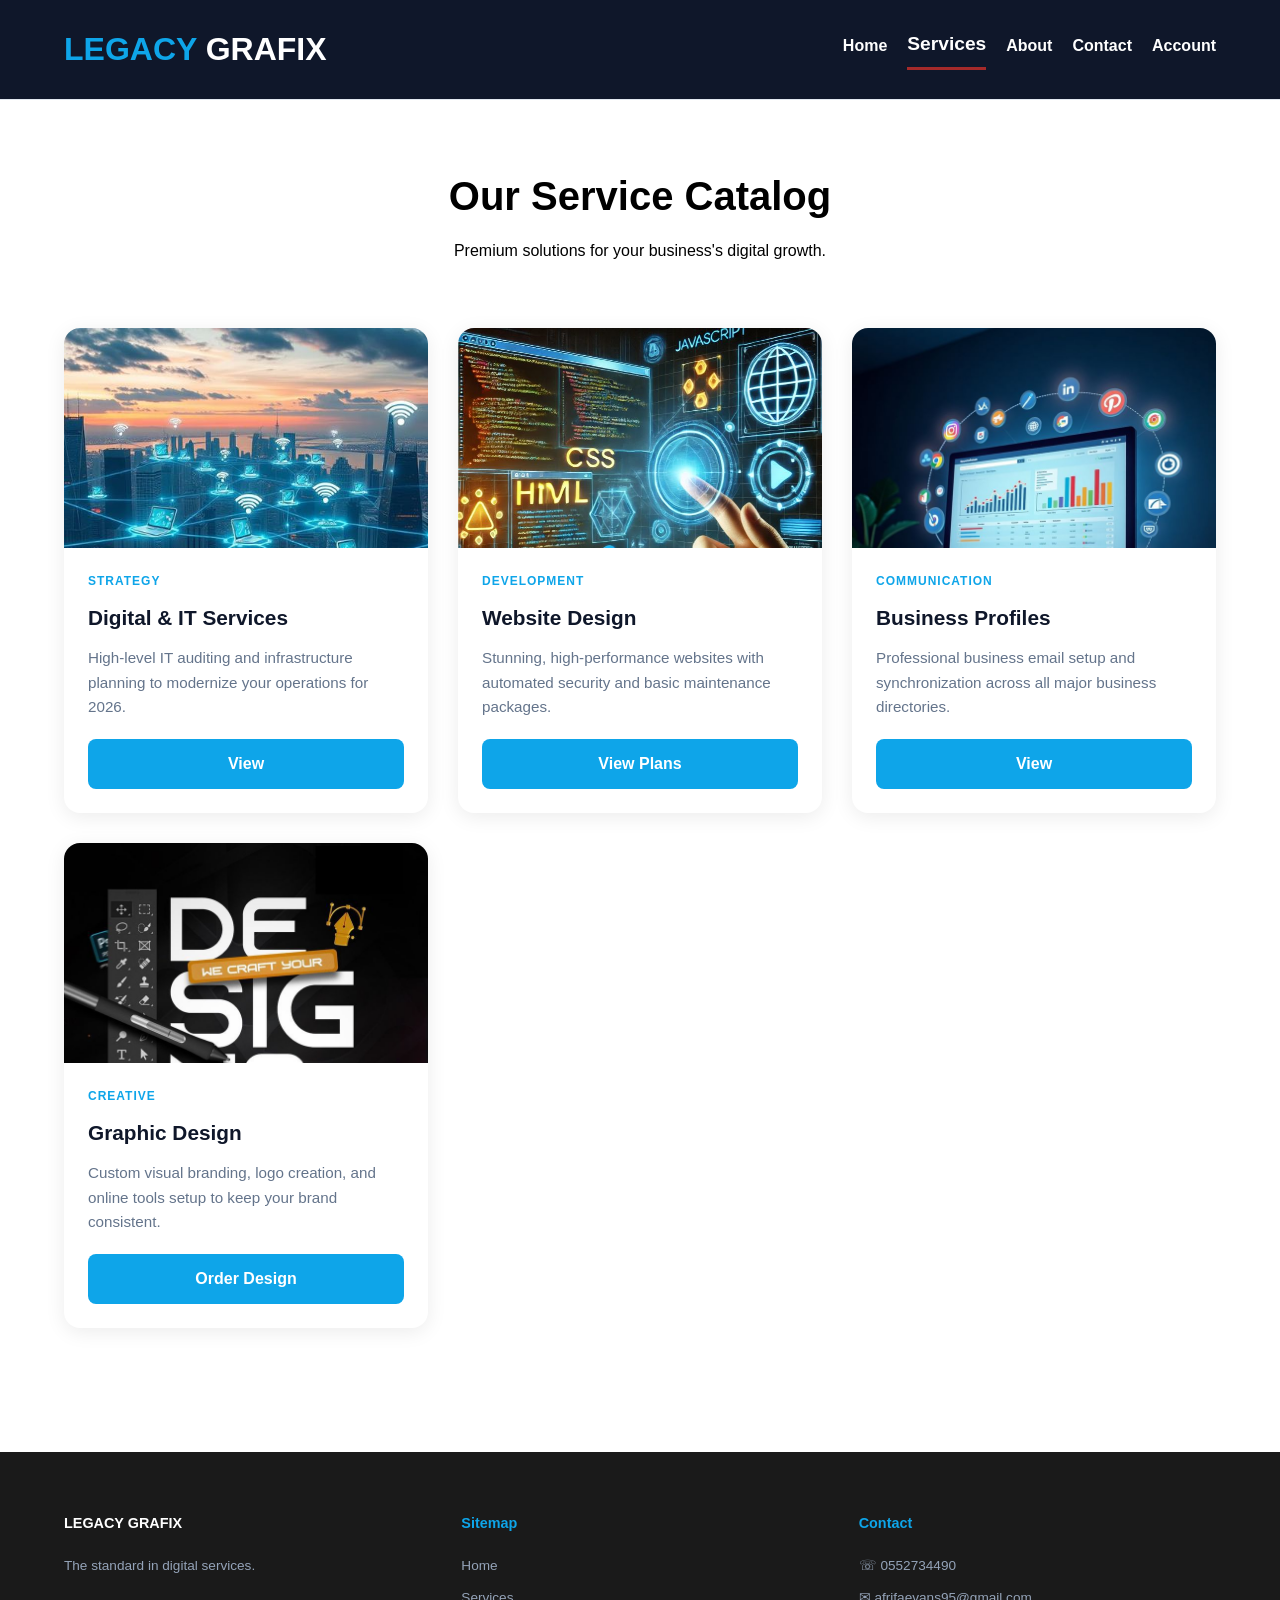
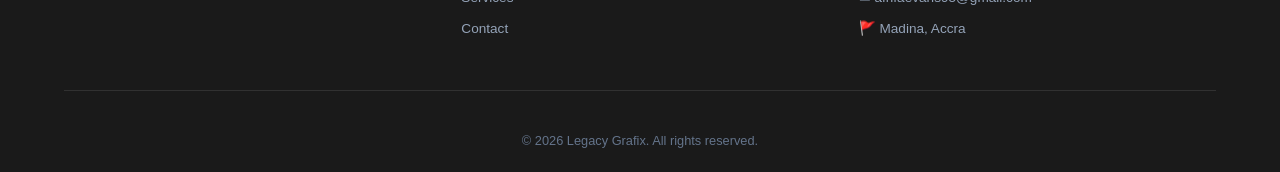
<file: services.html>
<!DOCTYPE html>
<html lang="en">
<head>
    <meta charset="UTF-8">
    <meta name="viewport" content="width=device-width, initial-scale=1.0">
    <title>Our Services | Legacy Grafix</title>
    <link rel="stylesheet" href="style.css">

    <style>
        


    </style>
</head>
<body>

    <nav>
        <a class="logo" href="index.html">LEGACY <span style="color: white;">GRAFIX</span></a>
        
        <ul class="nav-links">
            <a href="index.html">Home</a>
            <a class="nav-links active" href="services.html">Services</a>
            <a href="about.html">About</a>
            <a href="contact.html">Contact</a>
            <a href="login.html">Account</a>
        </ul>
        <button class="hamburger" aria-label="Toggle menu" aria-expanded="false">
            <span></span>
            <span></span>
            <span></span>
        </button>
    </nav>

    <div class="container">
        <div class="header-box">
            <h1>Our Service Catalog</h1>
            <p>Premium solutions for your business's digital growth.</p>
        </div>

        <div class="product-grid">
            <!-- Product 1: Digital & IT -->
            <div class="service-card">
                <div class="image-frame">
                    <img src="IMG/Digital & IT Services 1.jpg" alt="Digital IT">
                </div>
                <div class="content-frame">
                    <span class="category-tag">Strategy</span>
                    <h3>Digital & IT Services</h3>
                    <p>High-level IT auditing and infrastructure planning to modernize your operations for 2026.</p>
                    <a href="digital and IT.html" class="btn-order">View</a>
                </div>
            </div>

            <!-- Product 2: Web Design -->
            <div class="service-card">
                <div class="image-frame">
                    <img src="IMG/Website Design 1.jpg" alt="Web Design">
                </div>
                <div class="content-frame">
                    <span class="category-tag">Development</span>
                    <h3>Website Design</h3>
                    <p>Stunning, high-performance websites with automated security and basic maintenance packages.</p>
                    <a href="Website Design.html" class="btn-order">View Plans</a>
                </div>
            </div>

            <!-- Product 3: Email Setup -->
            <div class="service-card">
                <div class="image-frame">
                    <img src="IMG/Business Profiles.jpg" alt="Email Setup">
                </div>
                <div class="content-frame">
                    <span class="category-tag">Communication</span>
                    <h3>Business Profiles</h3>
                    <p>Professional business email setup and synchronization across all major business directories.</p>
                    <a href="Business Profiles.html" class="btn-order">View</a>
                </div>
            </div>

            <!-- Product 4: Graphic Design -->
            <div class="service-card">
                <div class="image-frame">
                    <img src="IMG/Graphic Design 1.jpg" alt="Graphic Design">
                </div>
                <div class="content-frame">
                    <span class="category-tag">Creative</span>
                    <h3>Graphic Design</h3>
                    <p>Custom visual branding, logo creation, and online tools setup to keep your brand consistent.</p>
                    <a href="order design.html" class="btn-order">Order Design</a>
                </div>
            </div>
        </div>
    </div>

    <footer>
        <div class="footer-grid">
            <div class="footer-col">
                <h4 style="color: white;">LEGACY GRAFIX</h4>
                <p>The standard in digital services.</p>
            </div>
            <div class="footer-col">
                <h4>Sitemap</h4>
                <a href="index.html">Home</a>
                <a href="services.html">Services</a>
                <a href="contact.html">Contact</a>
            </div>
            <div class="footer-col">
                <h4>Contact</h4>
                <p>&#9743; 0552734490</p>
                <p>&#9993; afrifaevans95@gmail.com</p>
                <p>&#128681; Madina, Accra</p>
            </div>
        </div>
        <div class="footer-bottom">
            &copy; 2026 Legacy Grafix. All rights reserved.
        </div>
    </footer>

</footer>

    <script src="script.js"></script>
</body>
</html>
</file>
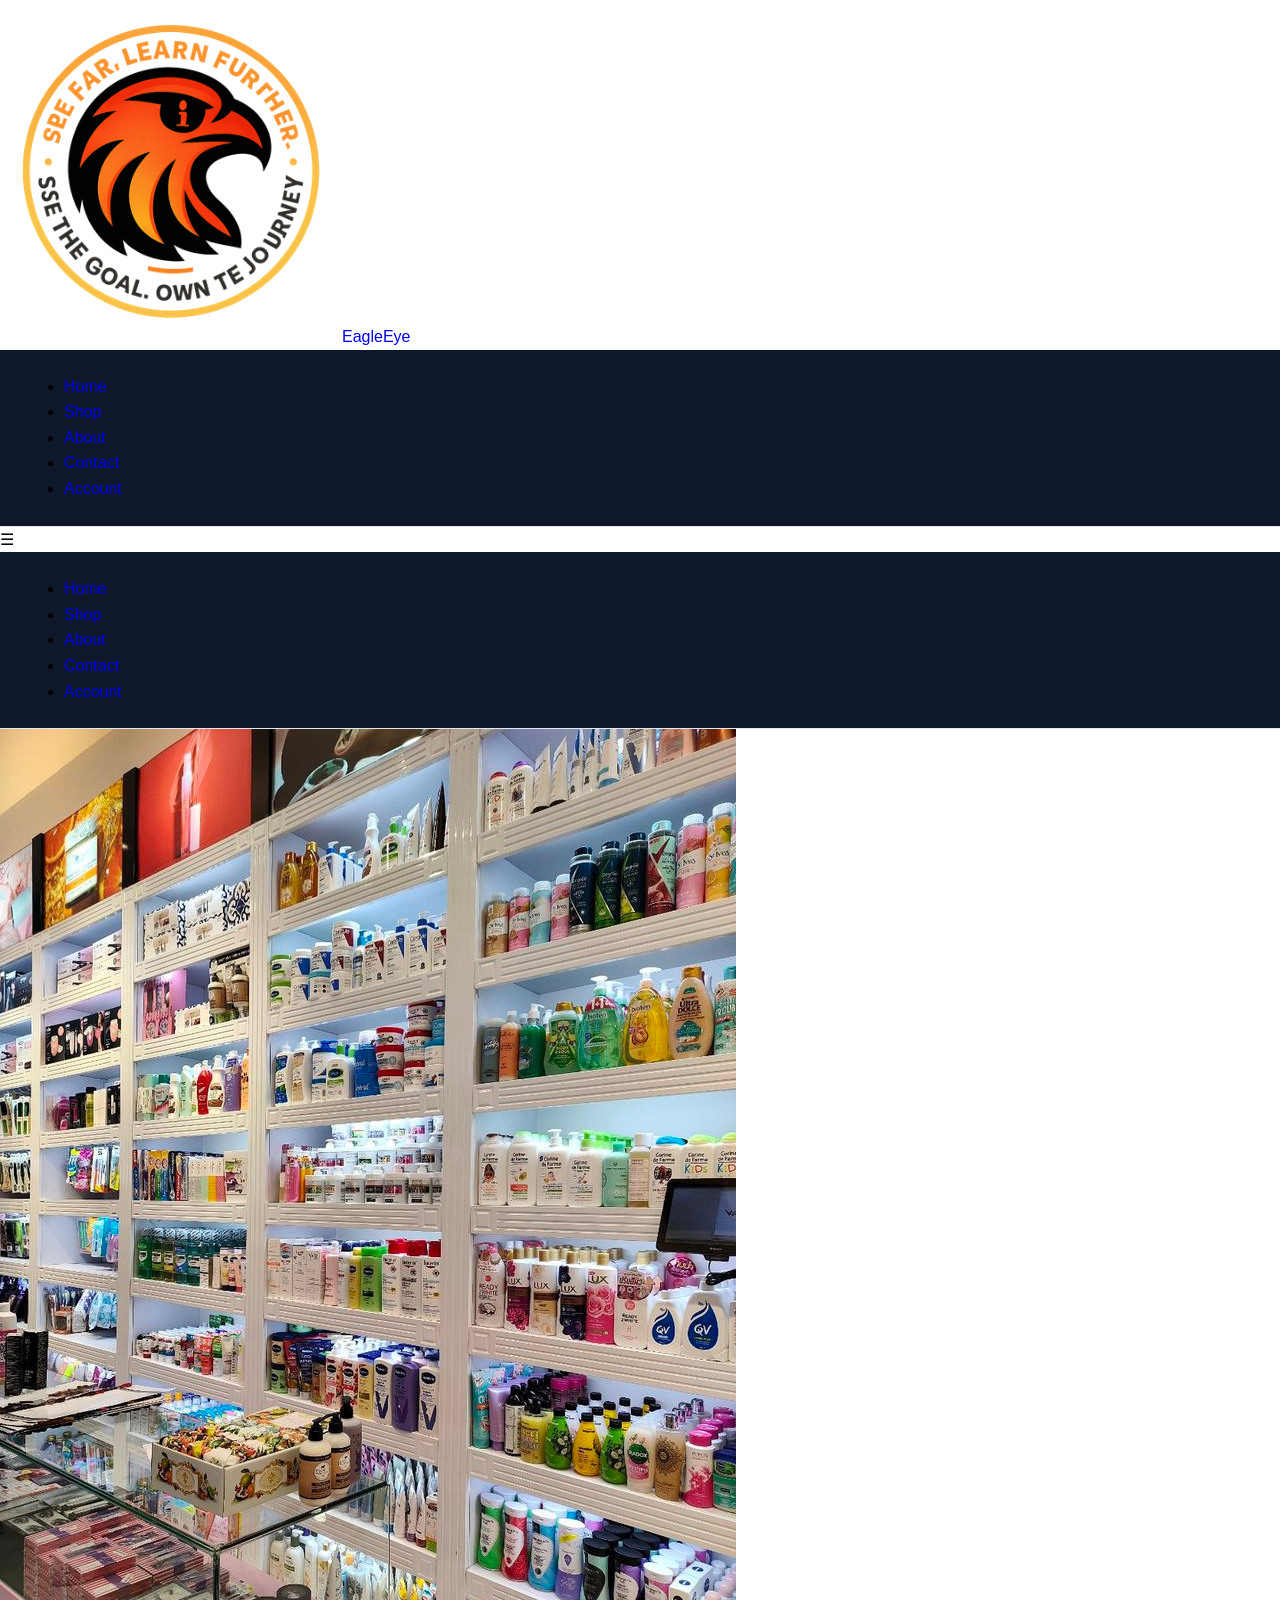
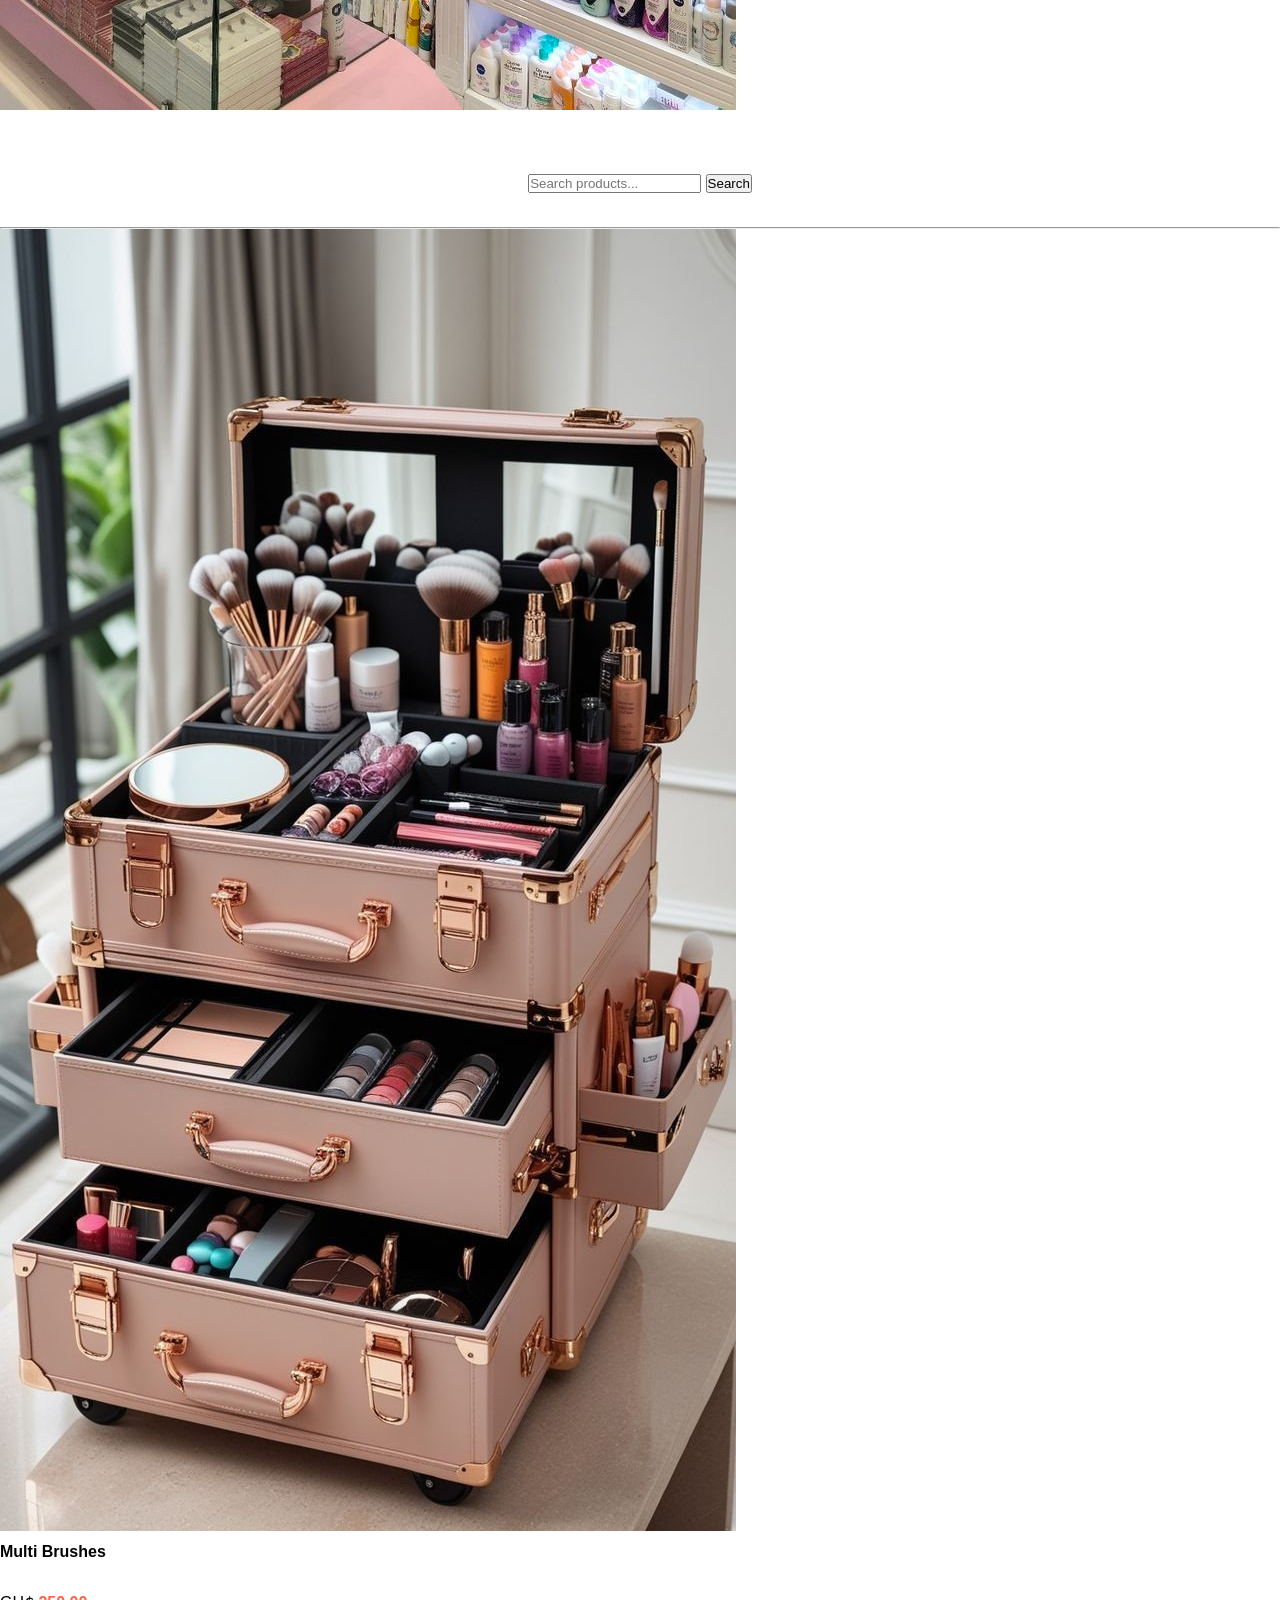
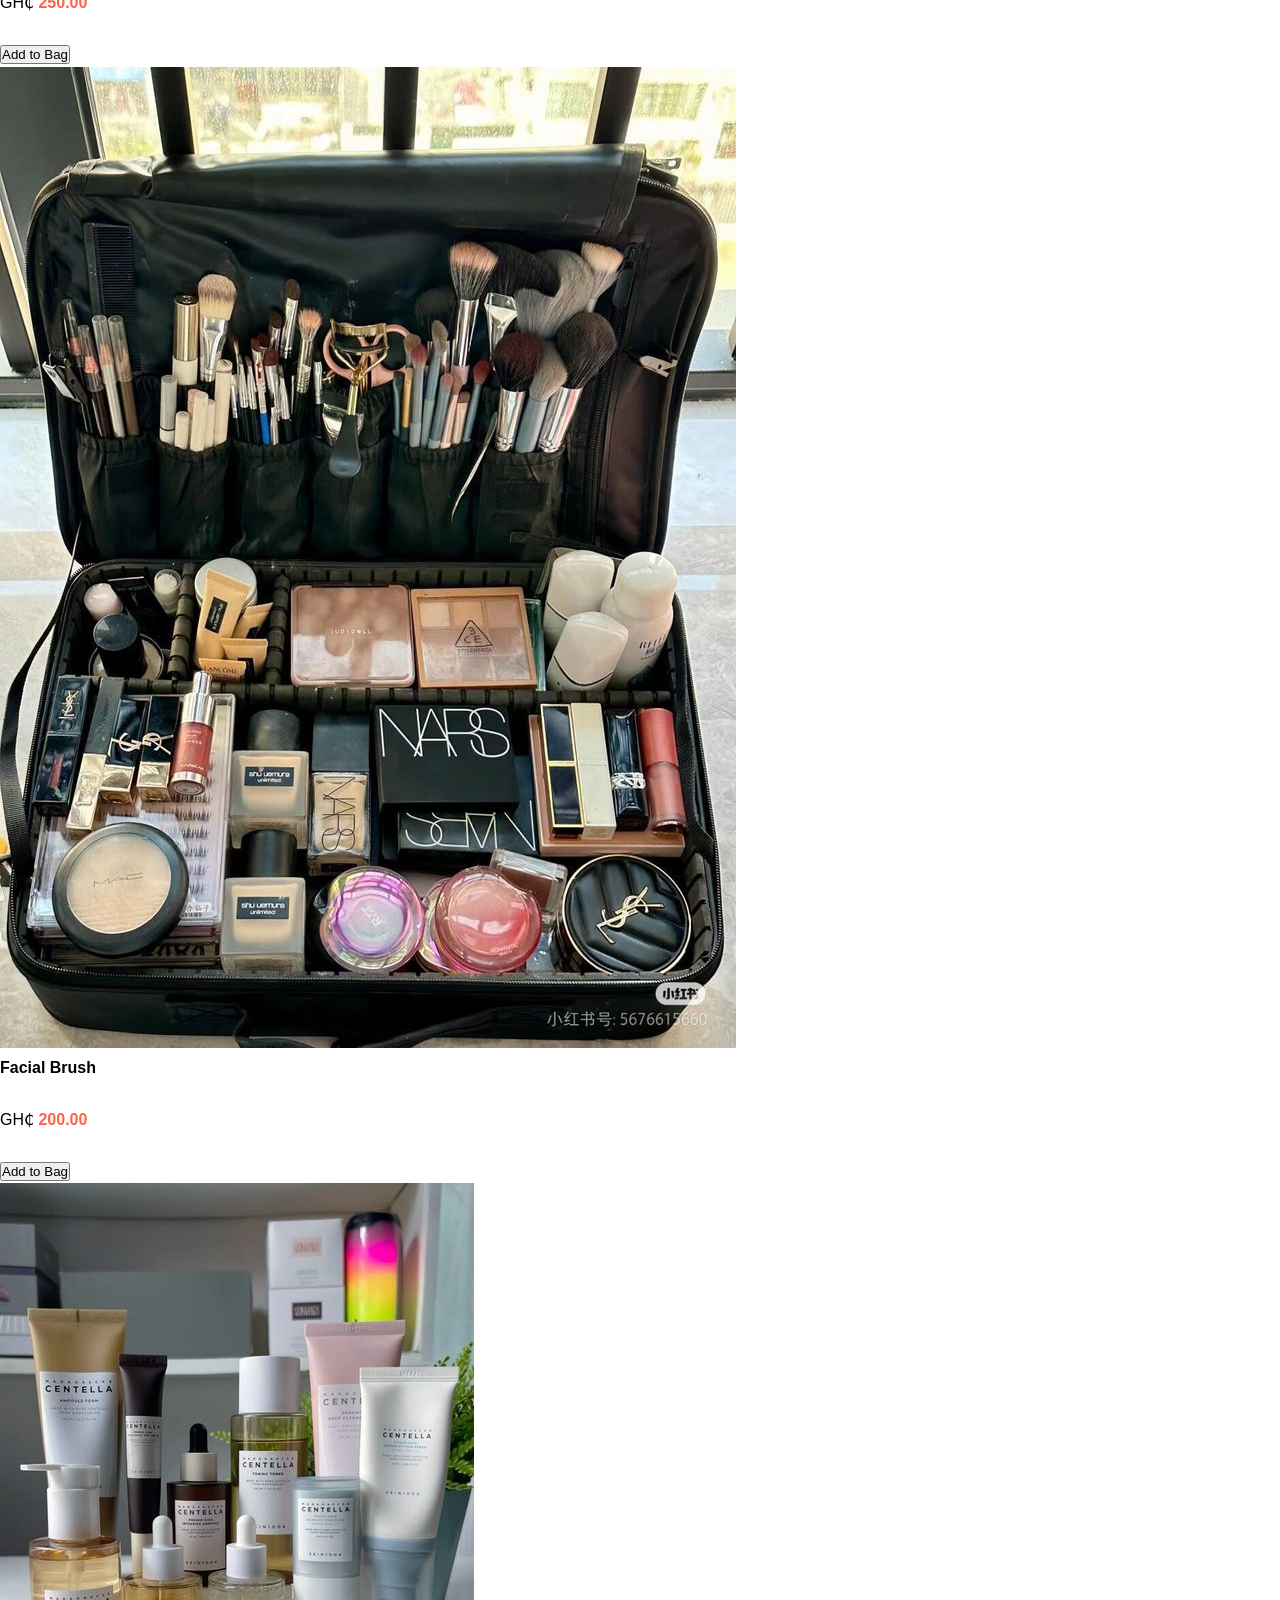
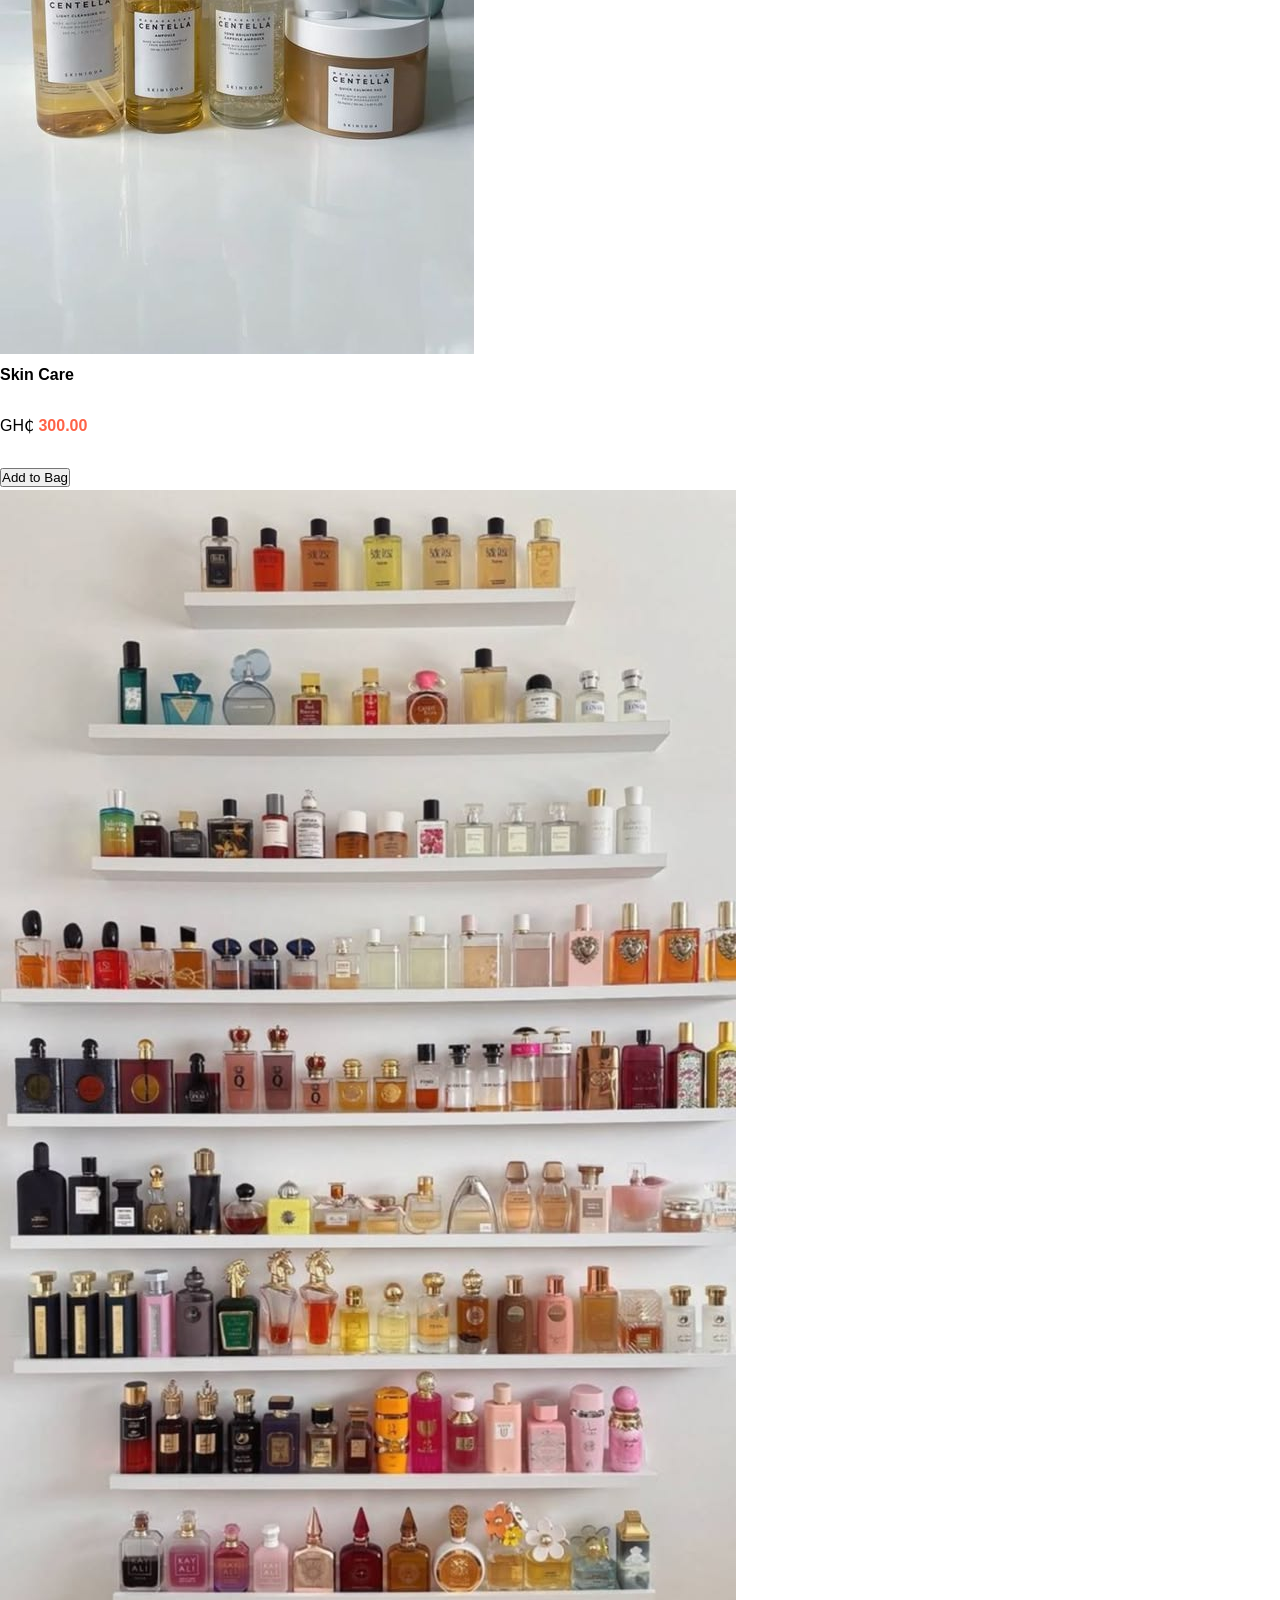
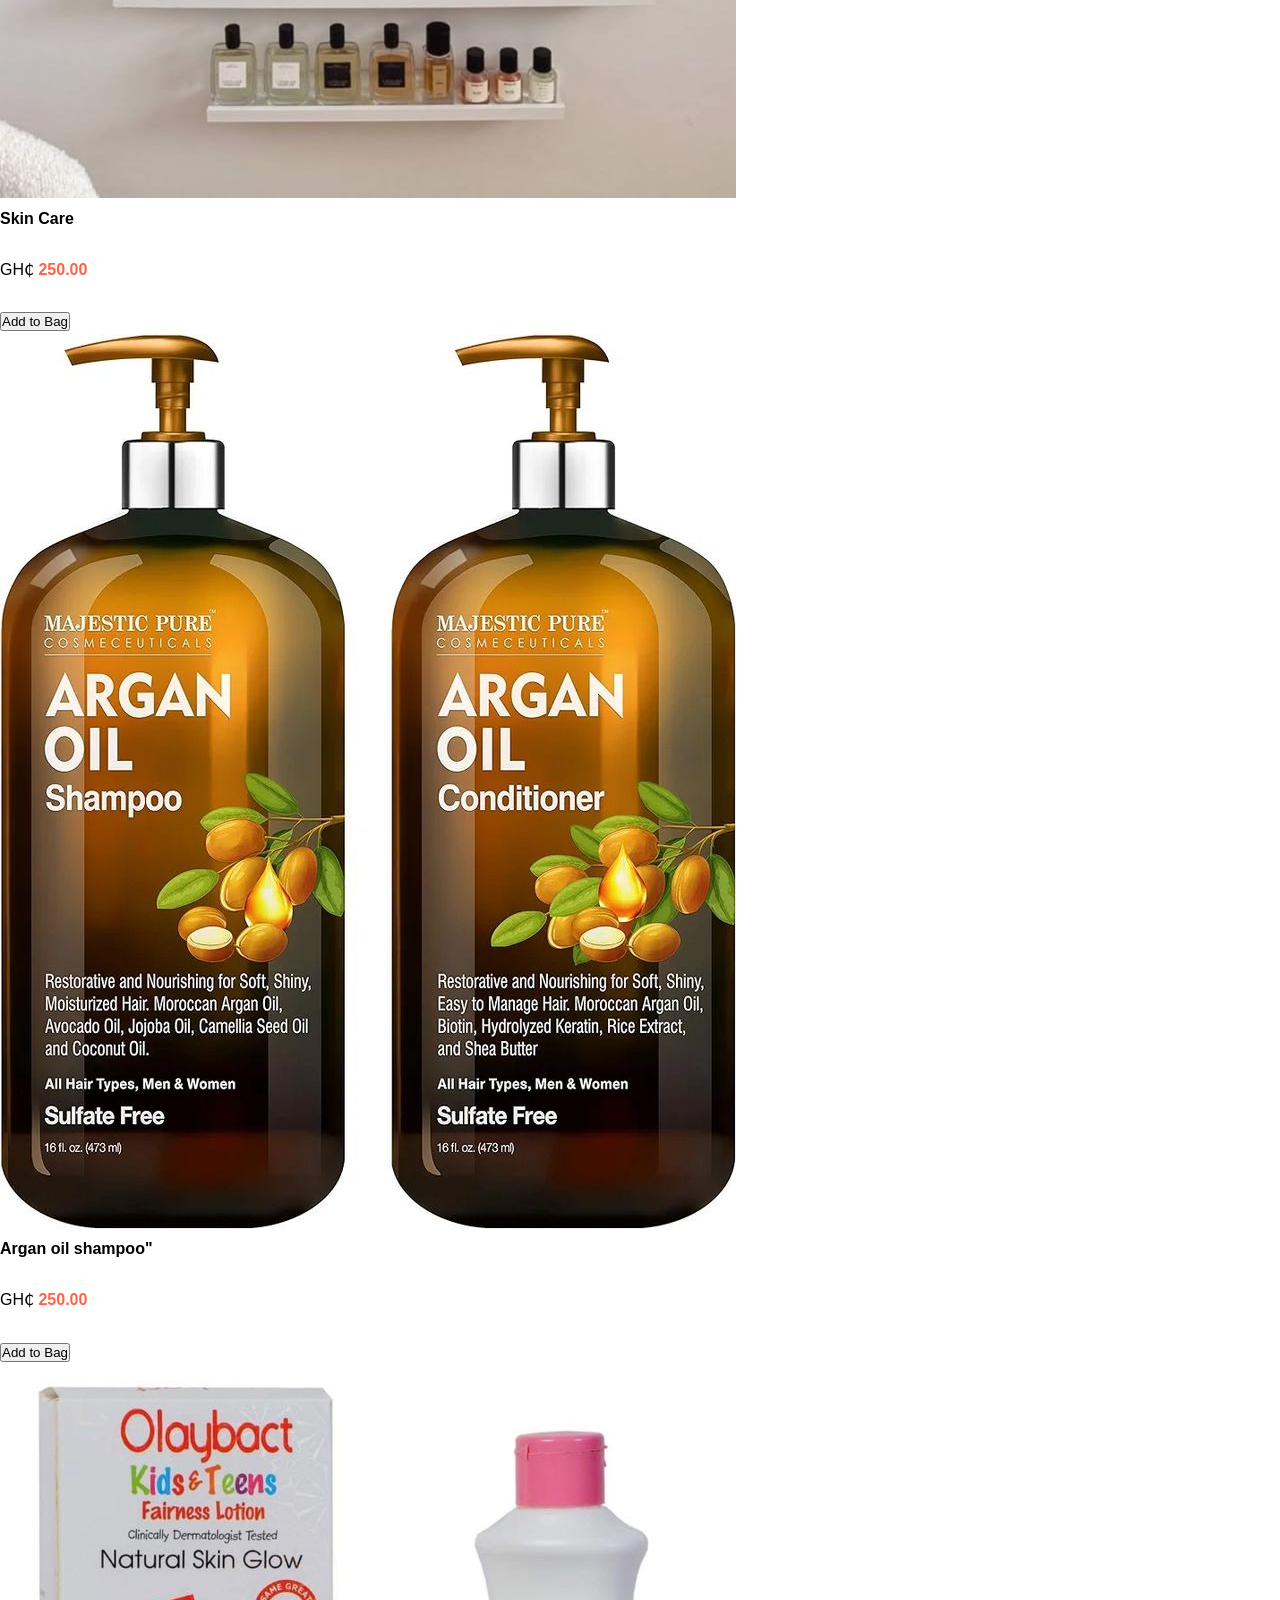
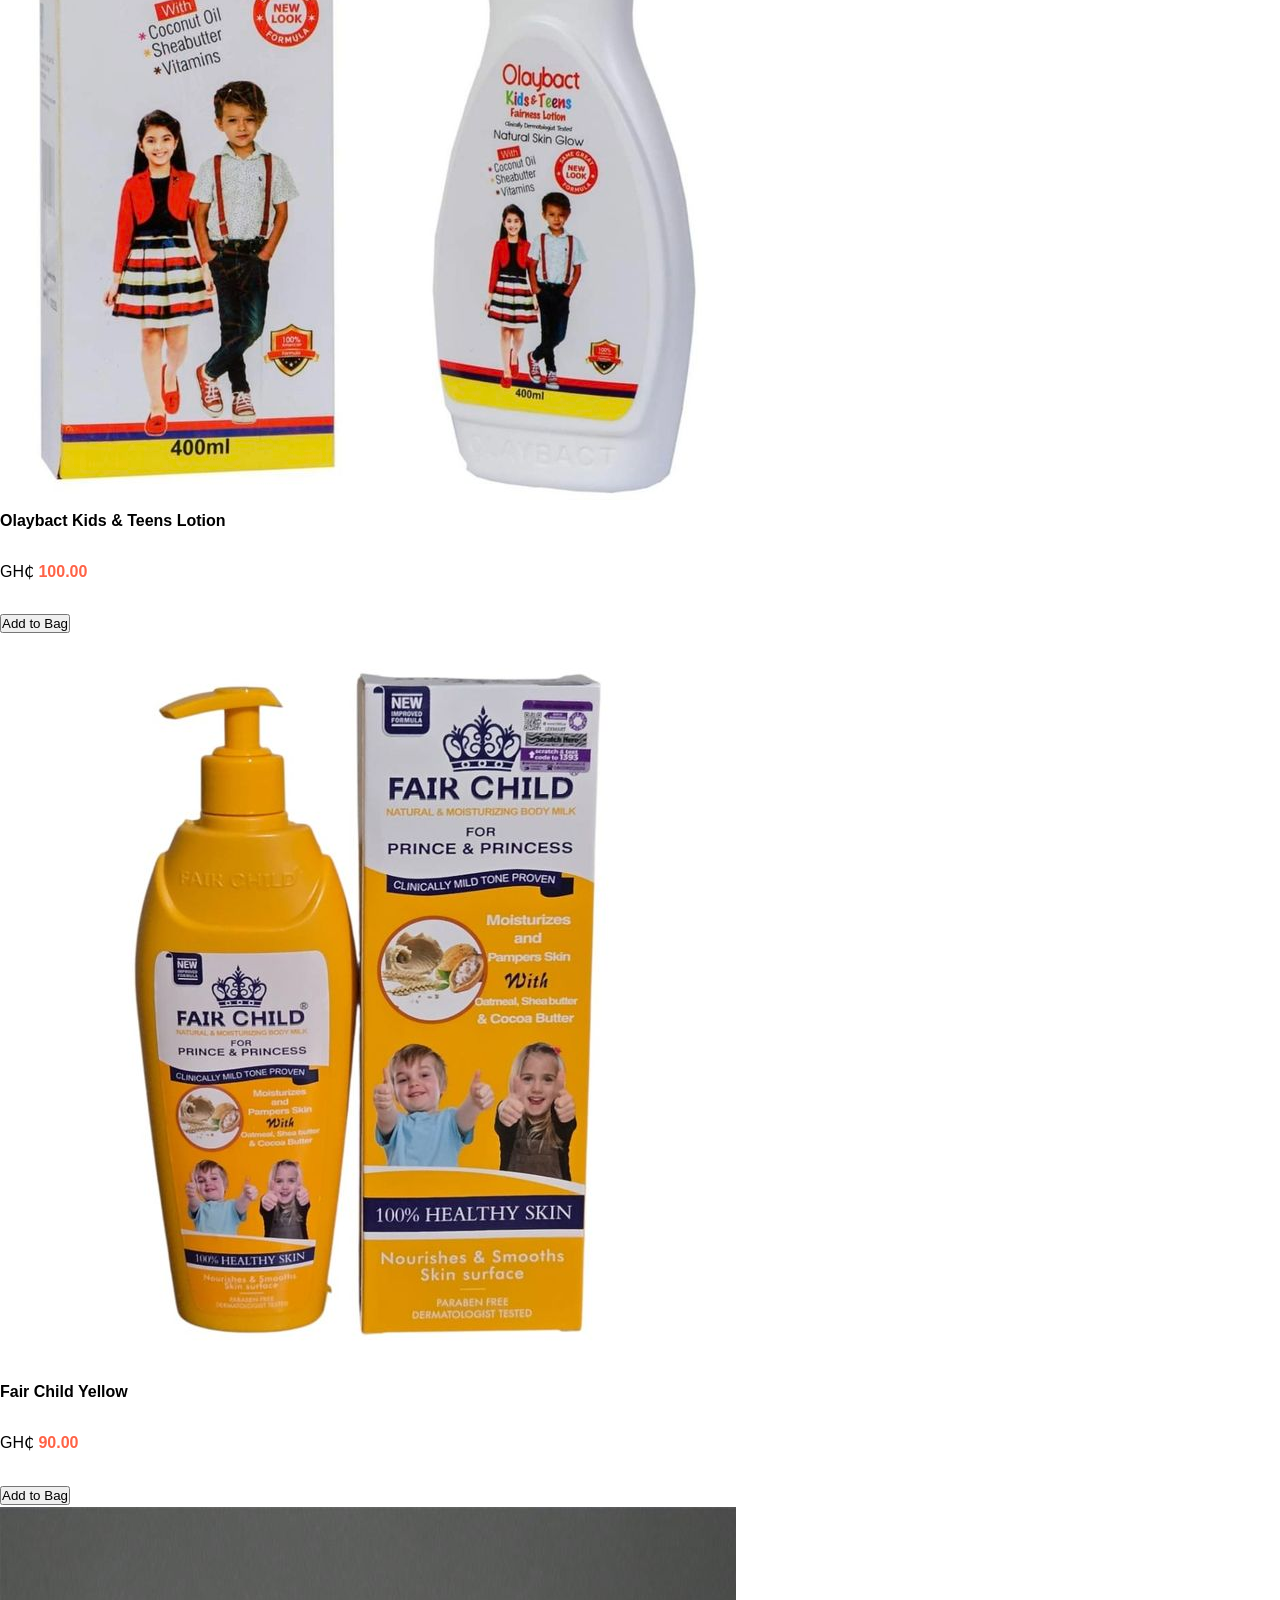
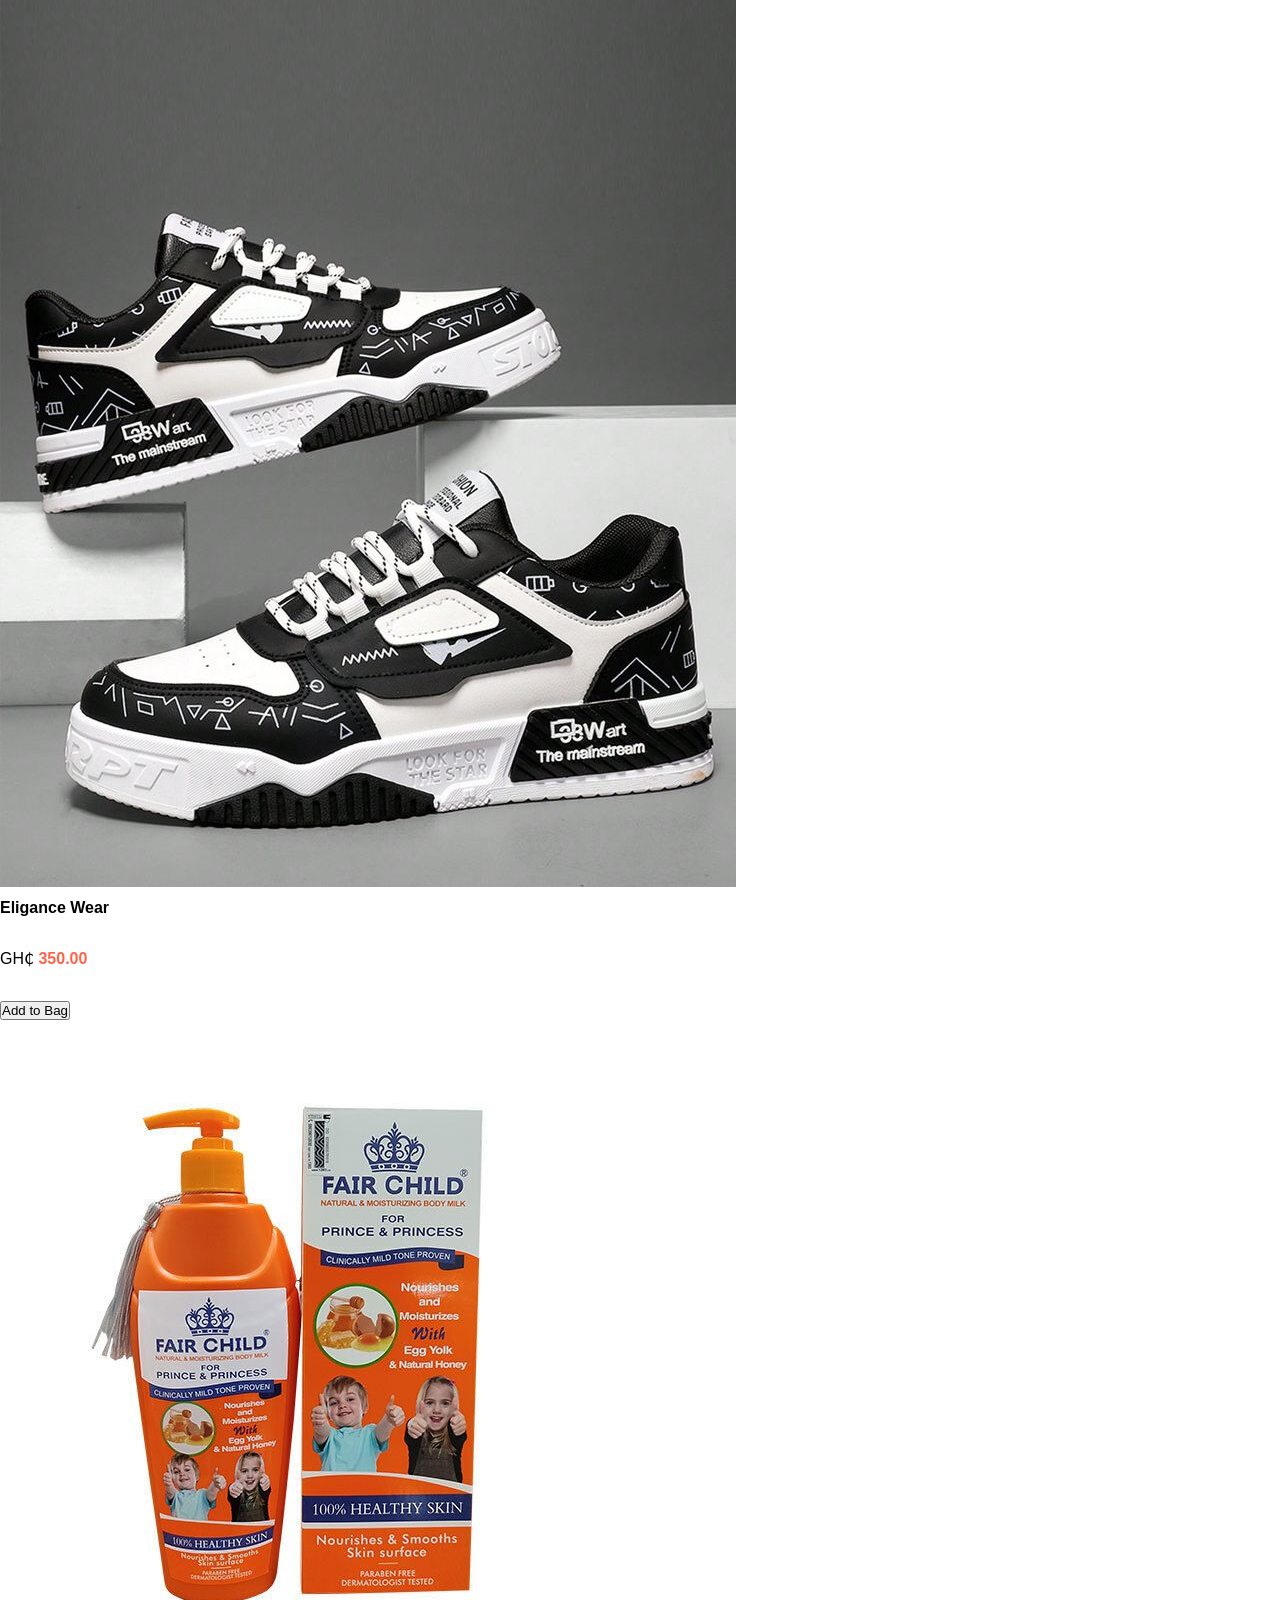
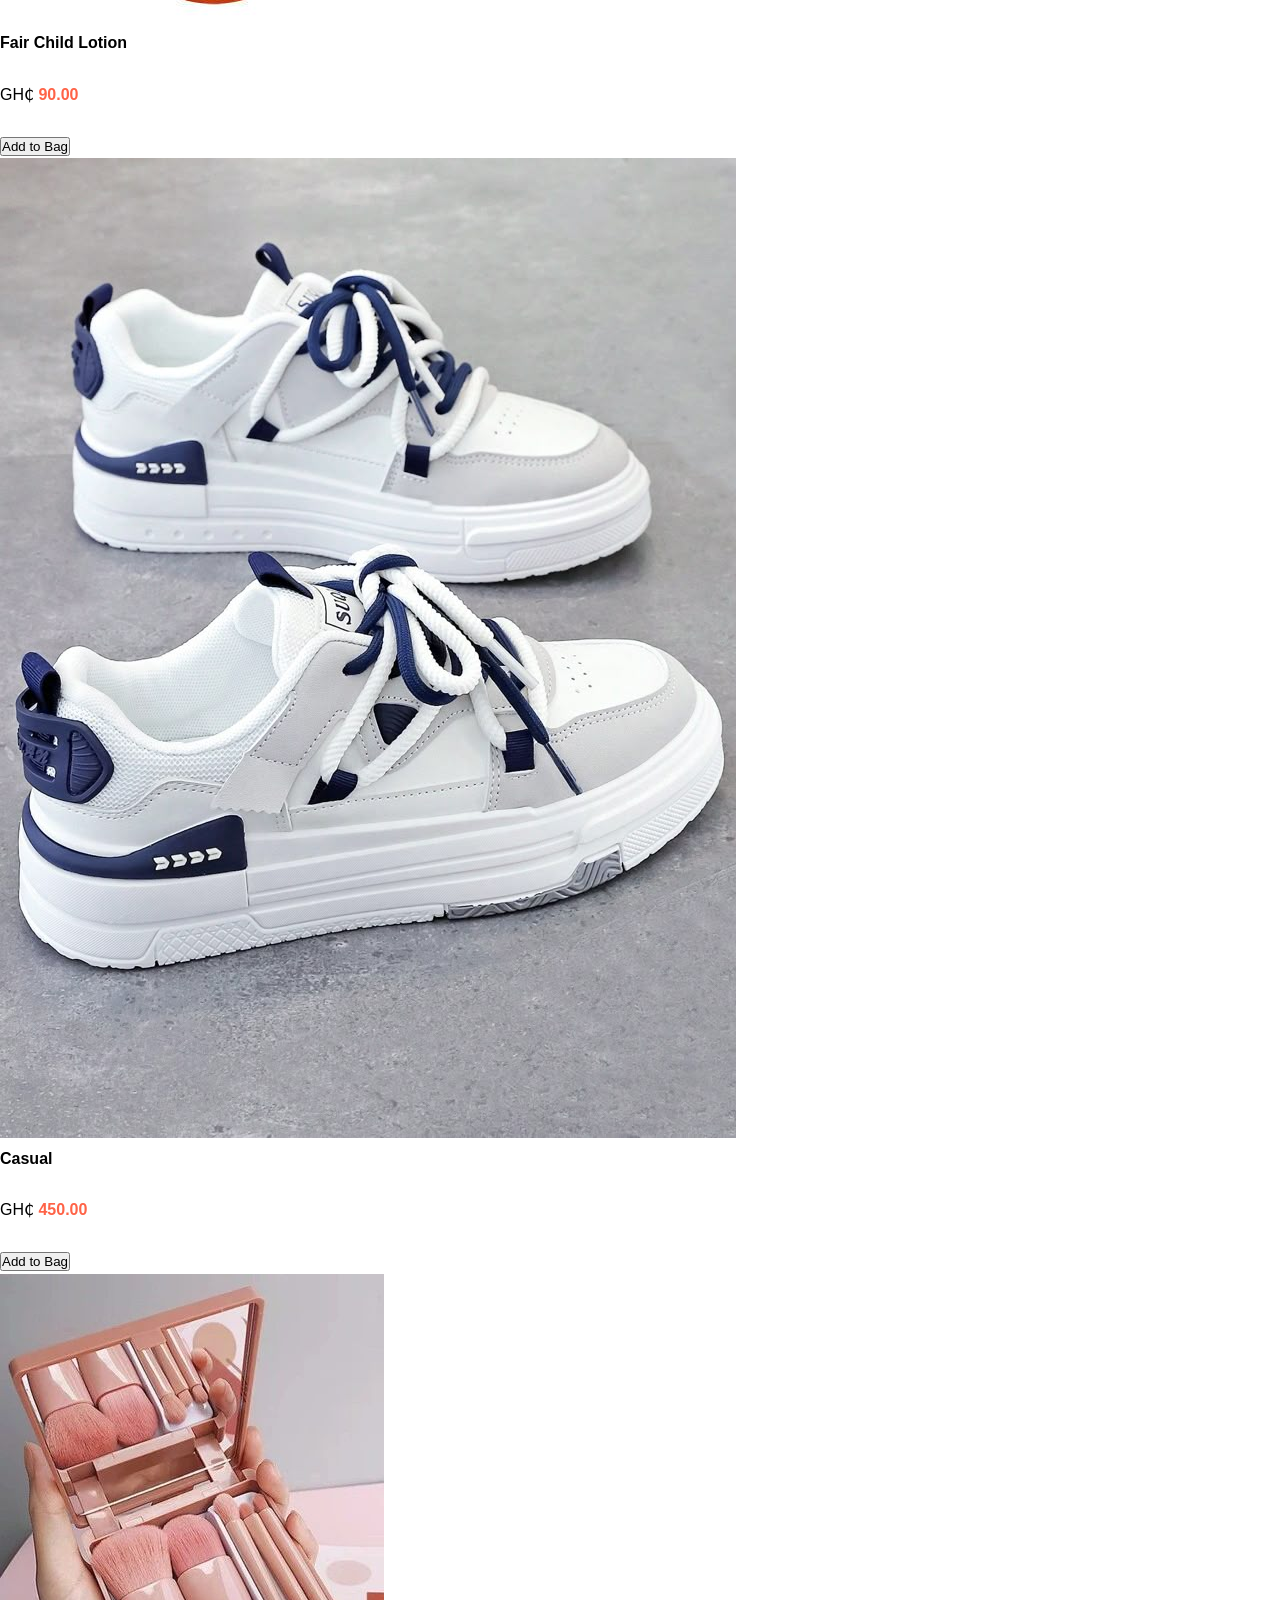
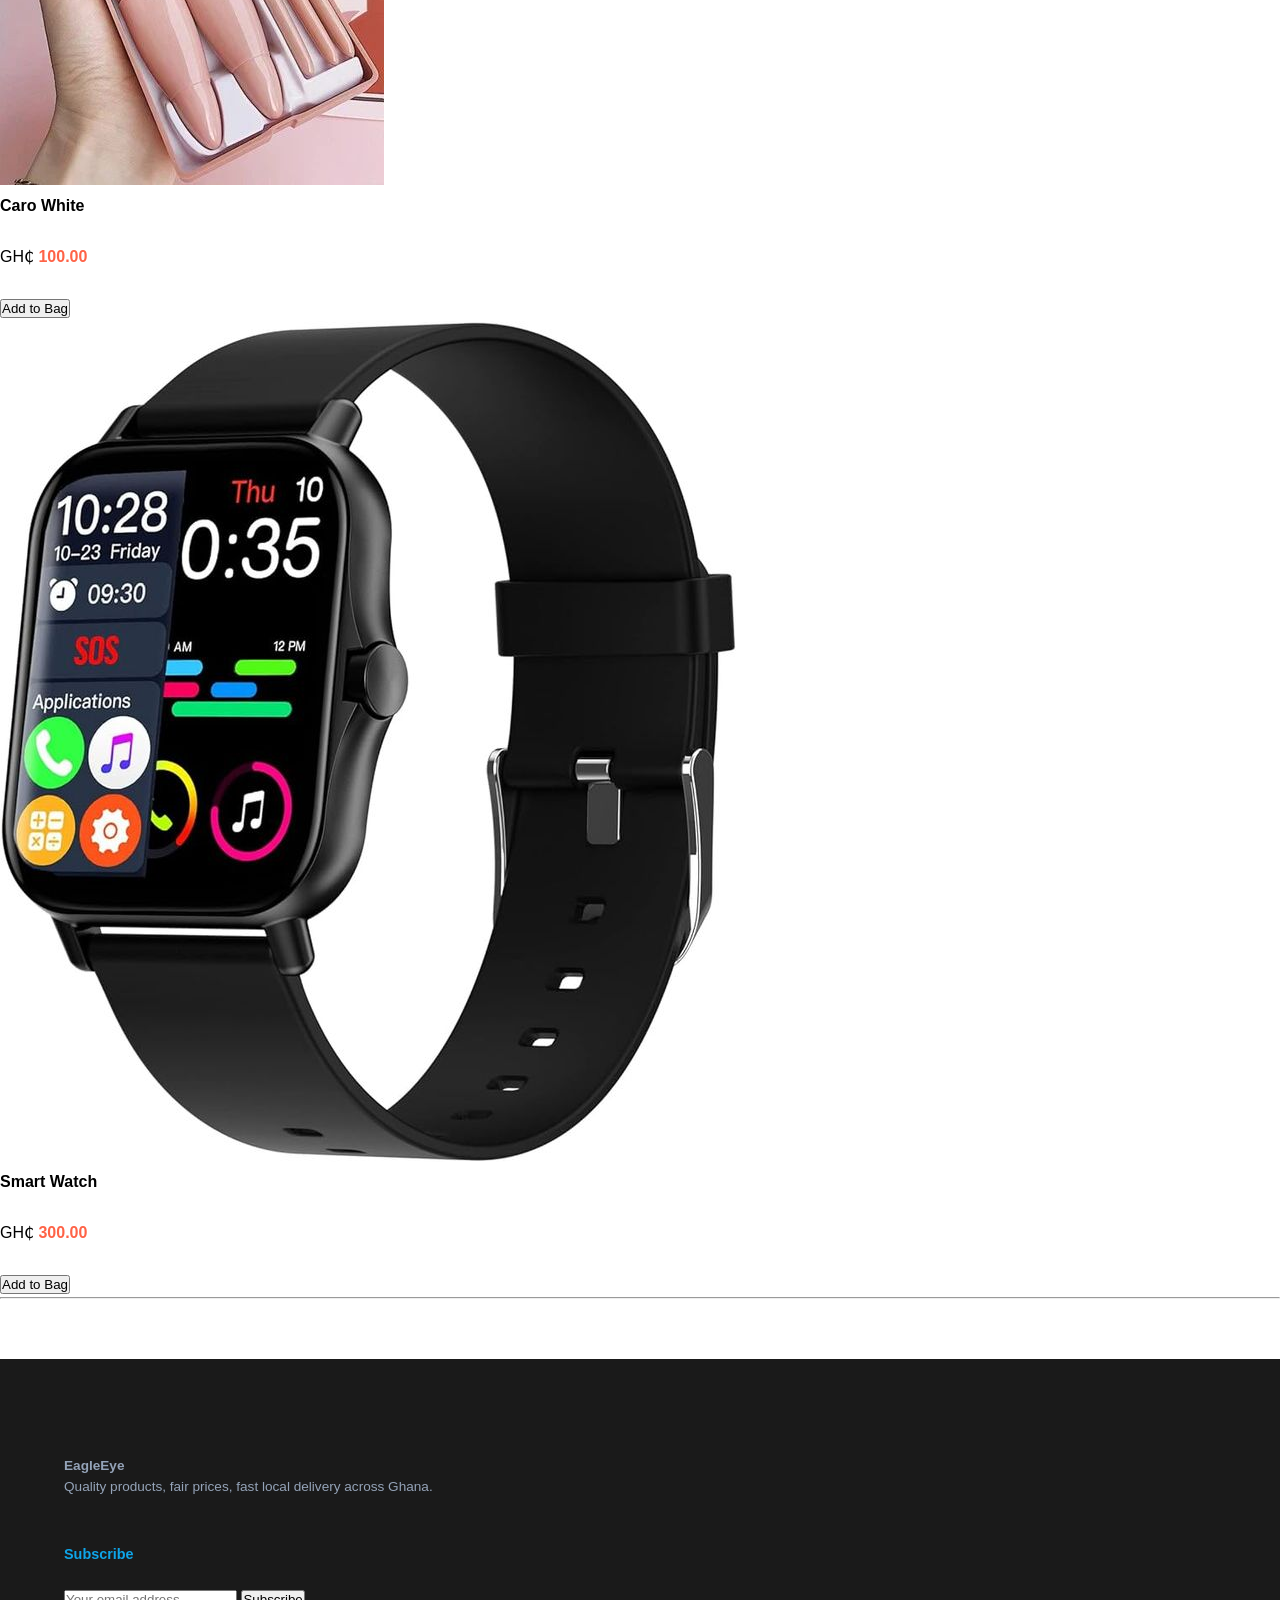
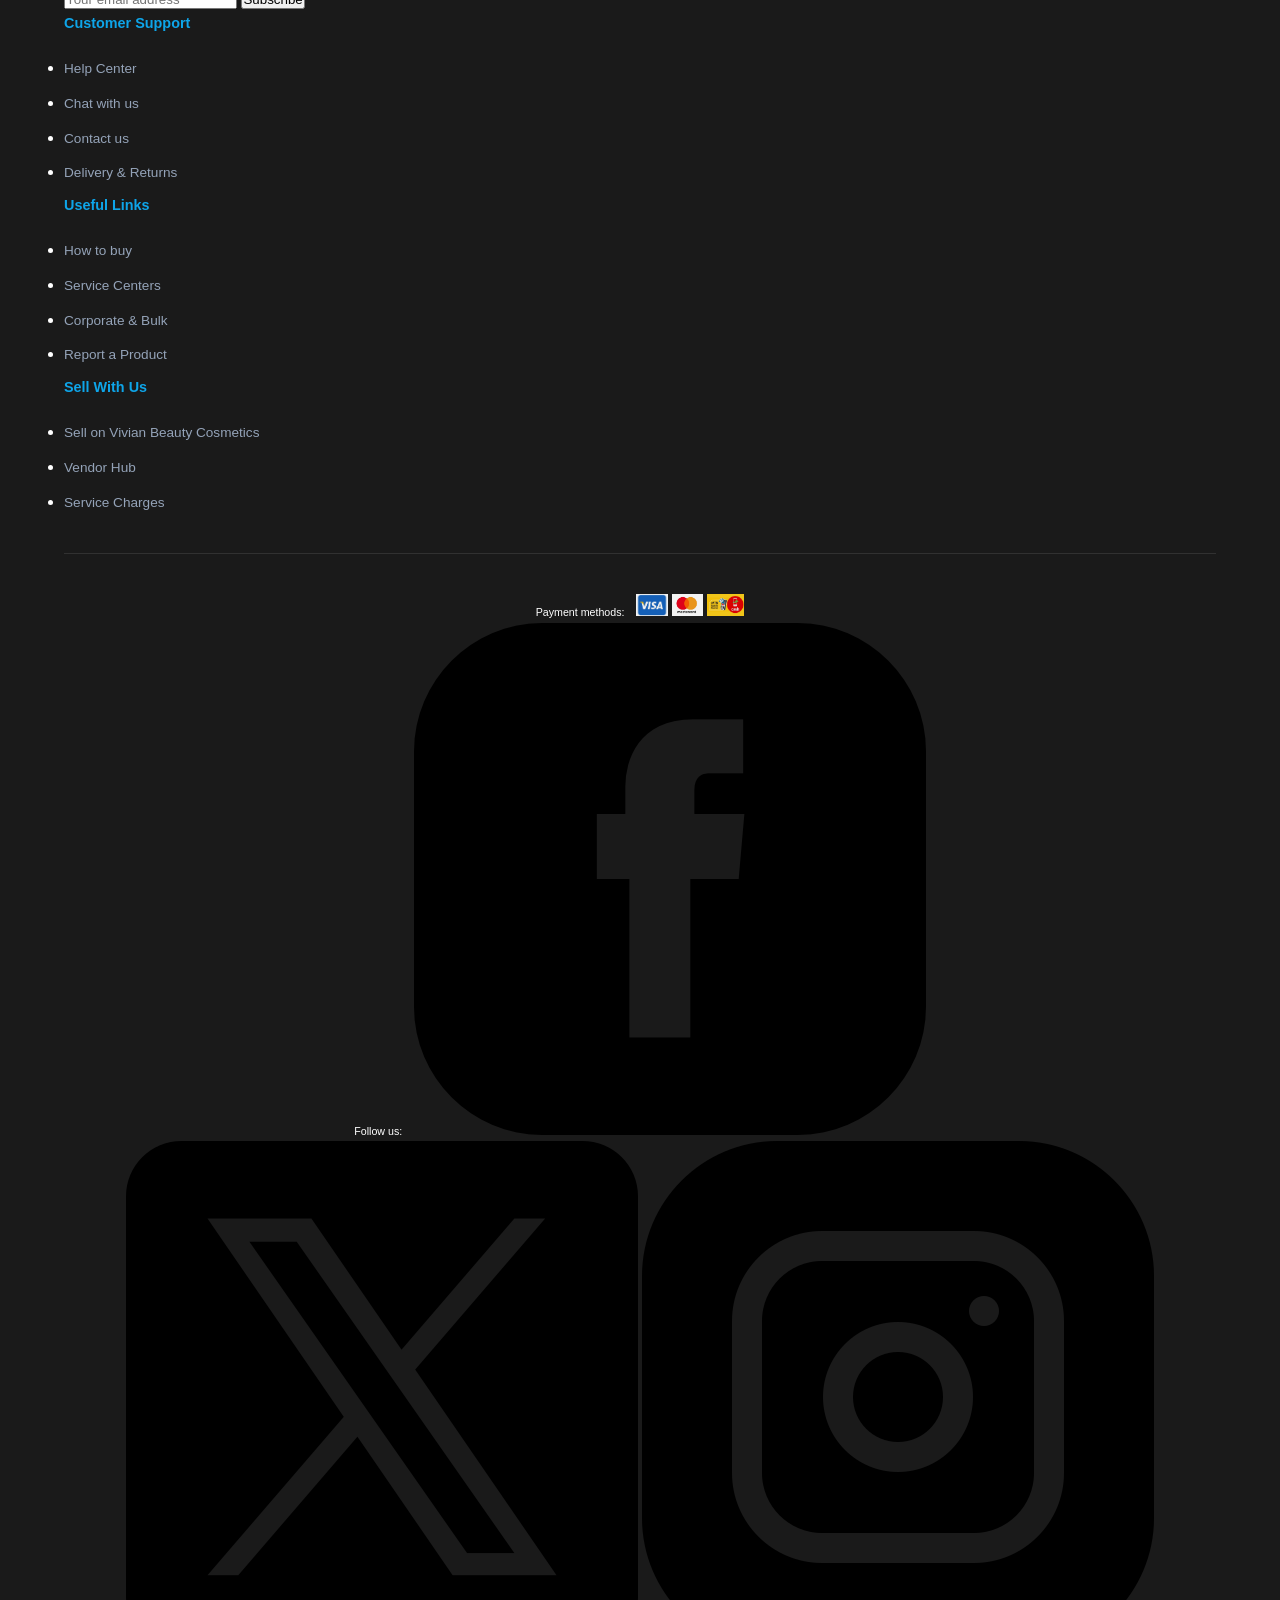
<file: shop.html>
<!DOCTYPE html>
<html lang="en">
<head>
    <meta charset="UTF-8">
    <meta name="viewport" content="width=device-width, initial-scale=1.0">
    <title>Shop | EagleEye</title>

    <link rel="stylesheet" href="style.css">
</head>
<body>
    <header>
        <div class="navbar">
            <div class="navbar-top">
                <a class="brand" href="index.html"><img src="img/logos/EagleEye.png" alt="logo">EagleEye</a>

                <nav class="desktop" aria-label="Primary navigation">
                    <ul class="nav-ul">
                        <li><a href="index.html">Home</a></li>
                        <li><a class="active" href="shop.html">Shop</a></li>
                        <li><a href="about.html">About</a></li>
                        <li><a href="contact.html">Contact</a></li>
                        <li><a href="login.html">Account</a></li>
                    </ul>
                </nav>

                <label class="nav-toggle" aria-controls="mobile-menu" aria-expanded="false" aria-label="Toggle navigation">☰</label>
            </div>

            <div id="mobile-menu" class="mobile-nav" aria-hidden="true">
                <nav aria-label="Mobile primary navigation">
                    <ul class="nav-ul">
                        <li><a href="index.html">Home</a></li>
                        <li><a class="active" href="shop.html">Shop</a></li>
                        <li><a href="about.html">About</a></li>
                        <li><a href="contact.html">Contact</a></li>
                        <li><a href="login.html">Account</a></li>
                    </ul>
                </nav>
            </div>
        </div>
    </header>

    <main class="site-main">
       <section class="hero" aria-label="hero">
            <video class="hero-video" autoplay muted loop playsinline poster="vid/vid card (2).jpg">
                <source src="vid/NIVEA Radiant _ Beauty Advanced Care - For your shade of beautiful(720P_HD).mp4" type="video/mp4">
                Your browser does not support the video tag.
            </video>
            <div class="hero-dim" aria-hidden="true"></div>
            <div class="hero-overlay">
            
            </div>
        </section>
            
         <div style="max-width:1200px;margin:1.25rem auto 0 auto;padding:2rem 3rem;display:flex;justify-content:center;align-items:center;">
                <form id="searchForm" class="mini-search" role="search">
                    <input id="search-input" class="search-input" type="search" placeholder="Search products..." aria-label="Search">
                    <button type="submit" class="search-btn">Search</button>
                </form>
            </div>
            <hr>
        <!-- product section -->
        <section id="items">
            <div class="items-grid">
                <div class="items-card">
                    <a href="#"><img src="img/Cusmetics 1.jpg" alt="Brush Case 1"><br></a>
                <h4>Multi Brushes</h4><br>
                <p>GH&#8373; <span style="color: tomato; font-size: 1rem; font-weight: bold;">250.00</span></p><br>
                <button class="add-to-cart">Add to Bag</button>
                </div>
                <div class="items-card">
                    <a href="#"><img src="img/Cusmetics 2.jpg" alt="Facial Brush"></a>
                <h4>Facial Brush</h4><br>
                <p>GH&#8373; <span style="color: tomato; font-size: 1rem; font-weight: bold;">200.00</span></p><br>
                <button class="add-to-cart">Add to Bag</button>
                </div>
                <div class="items-card">
                    <a href="#"><img src="img/Skin care 1.jpg" alt="Skin Care"></a>
                <h4>Skin Care</h4><br></a>
                <p>GH&#8373; <span style="color: tomato; font-size: 1rem; font-weight: bold;">300.00</span></p><br>
                <button class="add-to-cart">Add to Bag</button>
                </div>
                <div class="items-card">
                    <a href="#"><img src="img/Skin care 2.jpg" alt="Skin Care"></a>
                <h4>Skin Care</h4><br>
                <p>GH&#8373; <span style="color: tomato; font-size: 1rem; font-weight: bold;">250.00</span></p><br>
                <button class="add-to-cart">Add to Bag</button>
                </div>
                <div class="items-card">
                   <a href="#"><img src="img/Cosmetics/Argan oil shampoo.jpg" alt="Argan oil shampoo"></a>
                <h4>Argan oil shampoo"</h4><br>
                <p>GH&#8373; <span style="color: tomato; font-size: 1rem; font-weight: bold;">250.00</span></p><br>
                <button class="add-to-cart">Add to Bag</button>
                </div>
                <div class="items-card">
                    <a href="#"><img src="img/Pomades/Olaybact Kids & Teens Lotion .jpg" alt="Olaybact Kids & Teens Lotion"></a>
                <h4>Olaybact Kids & Teens Lotion</h4><br>
                <p>GH&#8373; <span style="color: tomato; font-size: 1rem; font-weight: bold;">100.00</span></p><br>
                <button class="add-to-cart">Add to Bag</button>
                </div>
                <div class="items-card">
                    <a href="#"><img src="img/Pomades/Fair Child Yellow.jpg" alt="Fair Child Yellow"></a>
                <h4>Fair Child Yellow</h4><br>
                <p>GH&#8373; <span style="color: tomato; font-size: 1rem; font-weight: bold;">90.00</span></p><br>
                <button class="add-to-cart">Add to Bag</button>
                </div>
                <div class="items-card">
                    <a href="#"><img src="img/Sports Wear/Featured 2.jpg" alt="Footwear"></a>
                    <h4>Eligance Wear</h4><br>
                    <p>GH&#8373; <span style="color: tomato; font-size: 1rem; font-weight: bold;">350.00</span></p><br>
                    <button class="add-to-cart">Add to Bag</button>
                </div>
                <div class="items-card">
                    <a href="#"><img src="img/Pomades/Fair Child Orange.jpg" alt="Fair Child Lotion"></a>
                <h4>Fair Child Lotion</h4><br>
                <p>GH&#8373; <span style="color: tomato; font-size: 1rem; font-weight: bold;">90.00</span></p><br>
                <button class="add-to-cart">Add to Bag</button>
                </div>
                <div class="items-card">
                    <a href="#"><img src="img/Sports Wear/Featured 1.jpg" alt="Casual Footwear"></a>
                    <h4>Casual</h4><br>
                    <p>GH&#8373; <span style="color: tomato; font-size: 1rem; font-weight: bold;">450.00</span></p><br>
                    <button class="add-to-cart">Add to Bag</button>
                </div>
                <div class="items-card">
                    <a href="#"><img src="img/Brush 1.jpg" alt="Brush"></a>
                    <h4>Caro White</h4><br>
                    <p>GH&#8373; <span style="color: tomato; font-size: 1rem; font-weight: bold;">100.00</span></p><br>
                    <button class="add-to-cart">Add to Bag</button>
                </div>
                <div class="items-card">
                    <a href="#"><img src="img/Storage/smart watch 9.jpg" alt="Watch"></a>
                    <h4>Smart Watch</h4><br>
                    <p>GH&#8373; <span style="color: tomato; font-size: 1rem; font-weight: bold;">300.00</span></p></p><br>
                    <button class="add-to-cart">Add to Bag</button>
                </div>
            </div>
        </section>
        <hr>
    </main>

    <!-- footer -->
    <footer class="site-footer">
        <div class="footer-inner">
            <div class="footer-col">
                <a class="brand" href="index.html"></a><br>
                <p><strong>EagleEye</strong><br>Quality products, fair prices, fast local delivery across Ghana.</p><br>
                <div class="newsletter">
                    <h4 style="margin-top:0.6rem">Subscribe</h4>
                    <form id="newsletterForm" class="newsletter-form" action="#" novalidate>
                        <input id="newsletterEmail" type="email" placeholder="Your email address" aria-label="Email" required>
                        <button type="submit">Subscribe</button>
                    </form>
                    <small id="newsletterMsg" style="display:none;color:#9aa4b2;margin-top:0.4rem;"></small>
                </div>
            </div>
            <div class="footer-col">
                <h4>Customer Support</h4>
                <ul class="footer-links">
                    <li><a href="help.html">Help Center</a></li>
                    <li><a href="#">Chat with us</a></li>
                    <li><a href="contact.html">Contact us</a></li>
                    <li><a href="#">Delivery & Returns</a></li>
                </ul>
            </div>
            <div class="footer-col">
                <h4>Useful Links</h4>
                <ul class="footer-links">
                    <li><a href="#">How to buy</a></li>
                    <li><a href="#">Service Centers</a></li>
                    <li><a href="#">Corporate & Bulk</a></li>
                    <li><a href="#">Report a Product</a></li>
                </ul>
            </div>
            <div class="footer-col">
                <h4>Sell With Us</h4>
                <ul class="footer-links">
                    <li><a href="#">Sell on Vivian Beauty Cosmetics</a></li>
                    <li><a href="#">Vendor Hub</a></li>
                    <li><a href="#">Service Charges</a></li>
                </ul>
            </div>
        </div>

        <div class="container footer-bottom">
            <div class="payments">
                <small style="color:#fff;margin-right:0.5rem">Payment methods:</small>
                <img src="img/logos/visa.jpg" alt="Visa" style="height:22px;opacity:0.95;">
                <img src="img/logos/mastercard.png" alt="Mastercard" style="height:22px;opacity:0.95;">
                <img src="img/logos/momo.jpeg" alt="Mobile Money" style="height:22px;opacity:0.95;">
            </div>
            <div class="socials">
                <small style="color:#fff;margin-right:0.5rem">Follow us:</small>
                <a href="www.facebook.com"><img src="img/logos/facebook.png" alt="Facebook"></a>
                <a href="www.x.com"><img src="img/logos/twitter.png" alt="Twitter"></a>
                <a href="www.instagram.com"><img src="img/logos/instagram.png" alt="Instagram"></a>
            </div>
            <div style="width:100%;text-align: center;color:#fff; margin-top:0.6rem" >&copy; 2026 EagleEye. All rights reserved.</div>
        </div>
    </footer>

    <script src="scripts.js"></script>
    
</body>
</html>
</file>
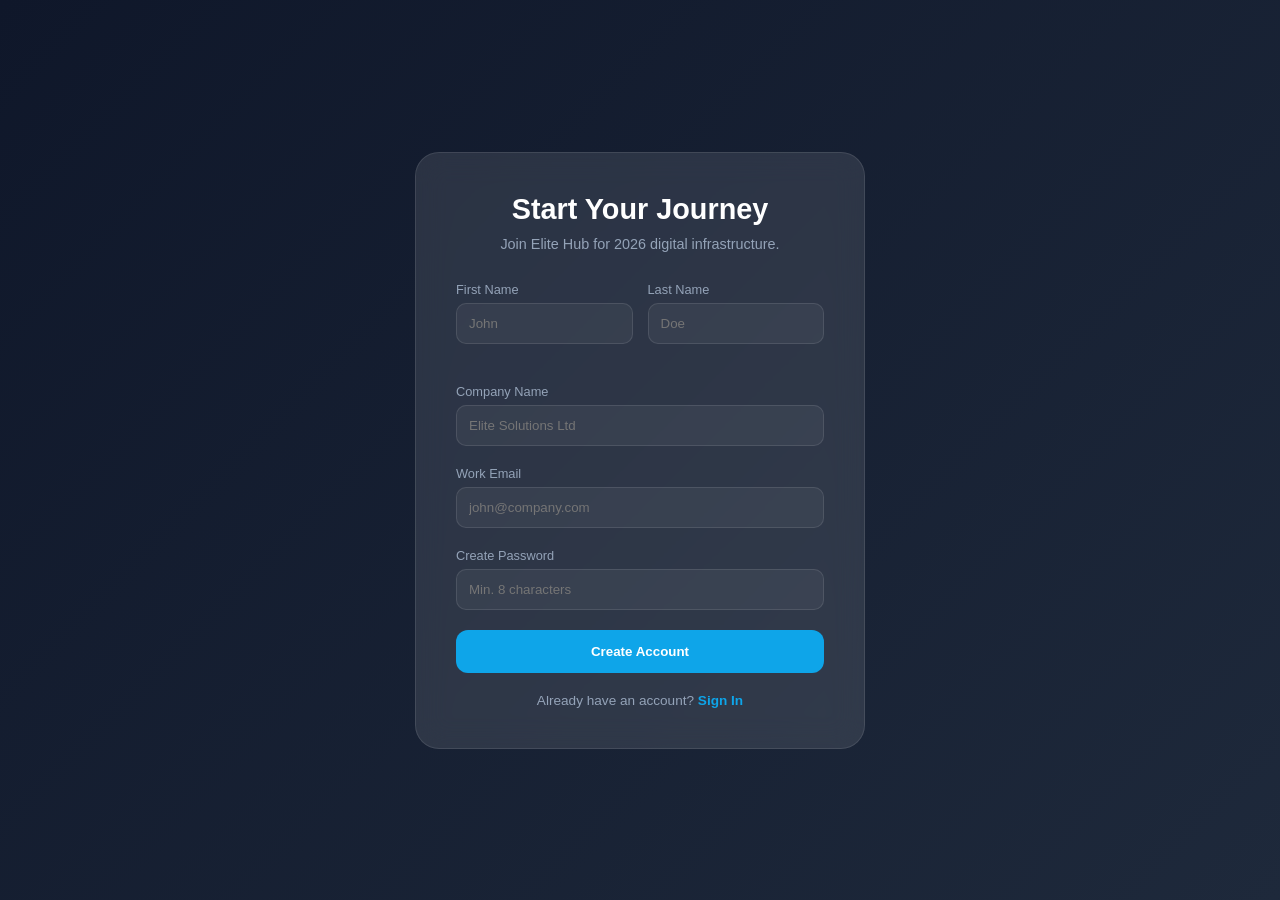
<file: signup.html>
<!DOCTYPE html>
<html lang="en">
<head>
    <meta charset="UTF-8">
    <meta name="viewport" content="width=device-width, initial-scale=1.0">
    <title>Sign Up | Anoya Multimedia</title>
    <style>
        /* Reusing styles from Login for consistency */
        :root { 
            --primary: #0ea5e9; 
            --dark: #0f172a; 
            --glass: rgba(255, 255, 255, 0.1); 
        }
        * { box-sizing: border-box; margin: 0; padding: 0; }

        a {
            text-decoration: none;
        }

        body { 
            font-family: 'Inter', sans-serif; 
            background: linear-gradient(135deg, #0f172a 0%, #1e293b 100%); 
            height: 100vh; 
            display: flex; 
            justify-content: center; 
            align-items: center; 
            color: white; 
        }
        
        .auth-container { 
            background: var(--glass); 
            backdrop-filter: blur(15px); 
            padding: 40px; 
            border-radius: 24px; 
            border: 1px solid rgba(255, 255, 255, 0.1); 
            width: 100%; 
            max-width: 450px; 
            text-align: center; 
        }
        .auth-container h2 { 
            margin-bottom: 10px; 
            font-size: 1.8rem; 
        }
        .auth-container p { 
            color: #94a3b8; 
            font-size: 0.9rem; 
            margin-bottom: 30px; 
        }

        .input-row { 
            display: flex; 
            gap: 15px; 
            margin-bottom: 20px; 
        }
        .input-group { 
            text-align: left; 
            margin-bottom: 20px; 
            flex: 1; 
        }
        .input-group label { 
            display: block; 
            font-size: 0.8rem; 
            color: #94a3b8; 
            margin-bottom: 6px; 
        }
        
        input { 
            width: 100%; 
            padding: 12px; 
            background: rgba(255, 255, 255, 0.05); 
            border: 1px solid rgba(255, 255, 255, 0.1); 
            border-radius: 10px; 
            color: white; 
            outline: none; 
        }
        input:focus { 
            border-color: var(--primary); 
        }

        .btn-auth { 
            width: 100%; 
            padding: 14px; 
            background: #0ea5e9; 
            color: white; 
            border: none; 
            border-radius: 12px; 
            font-weight: 700; 
            cursor: pointer; 
            transition: 0.3s; 
        }
        .btn-auth:hover { 
            background: #0284c7; 
        }

        .auth-footer { 
            margin-top: 20px; 
            font-size: 0.85rem; 
            color: #94a3b8; 
        }
        .auth-footer a { 
            color: var(--primary); 
            text-decoration: none; 
            font-weight: 600; 
        }
    </style>
</head>
<body>
    <div class="auth-container">
        <h2>Start Your Journey</h2>
        <p>Join Elite Hub for 2026 digital infrastructure.</p>
        <form action="index.html" method="GET">
            <div class="input-row">
                <div class="input-group">
                    <label>First Name</label>
                    <input type="text" placeholder="John" required>
                </div>
                <div class="input-group">
                    <label>Last Name</label>
                    <input type="text" placeholder="Doe" required>
                </div>
            </div>
            <div class="input-group">
                <label>Company Name</label>
                <input type="text" placeholder="Elite Solutions Ltd" required>
            </div>
            <div class="input-group">
                <label>Work Email</label>
                <input type="email" placeholder="john@company.com" required>
            </div>
            <div class="input-group">
                <label>Create Password</label>
                <input type="password" placeholder="Min. 8 characters" required>
            </div>
            <button type="submit" class="btn-auth">Create Account</button>
        </form>
        <div class="auth-footer">
            Already have an account? <a href="login.html">Sign In</a>
        </div>
    </div>
</body>
</html>
</file>
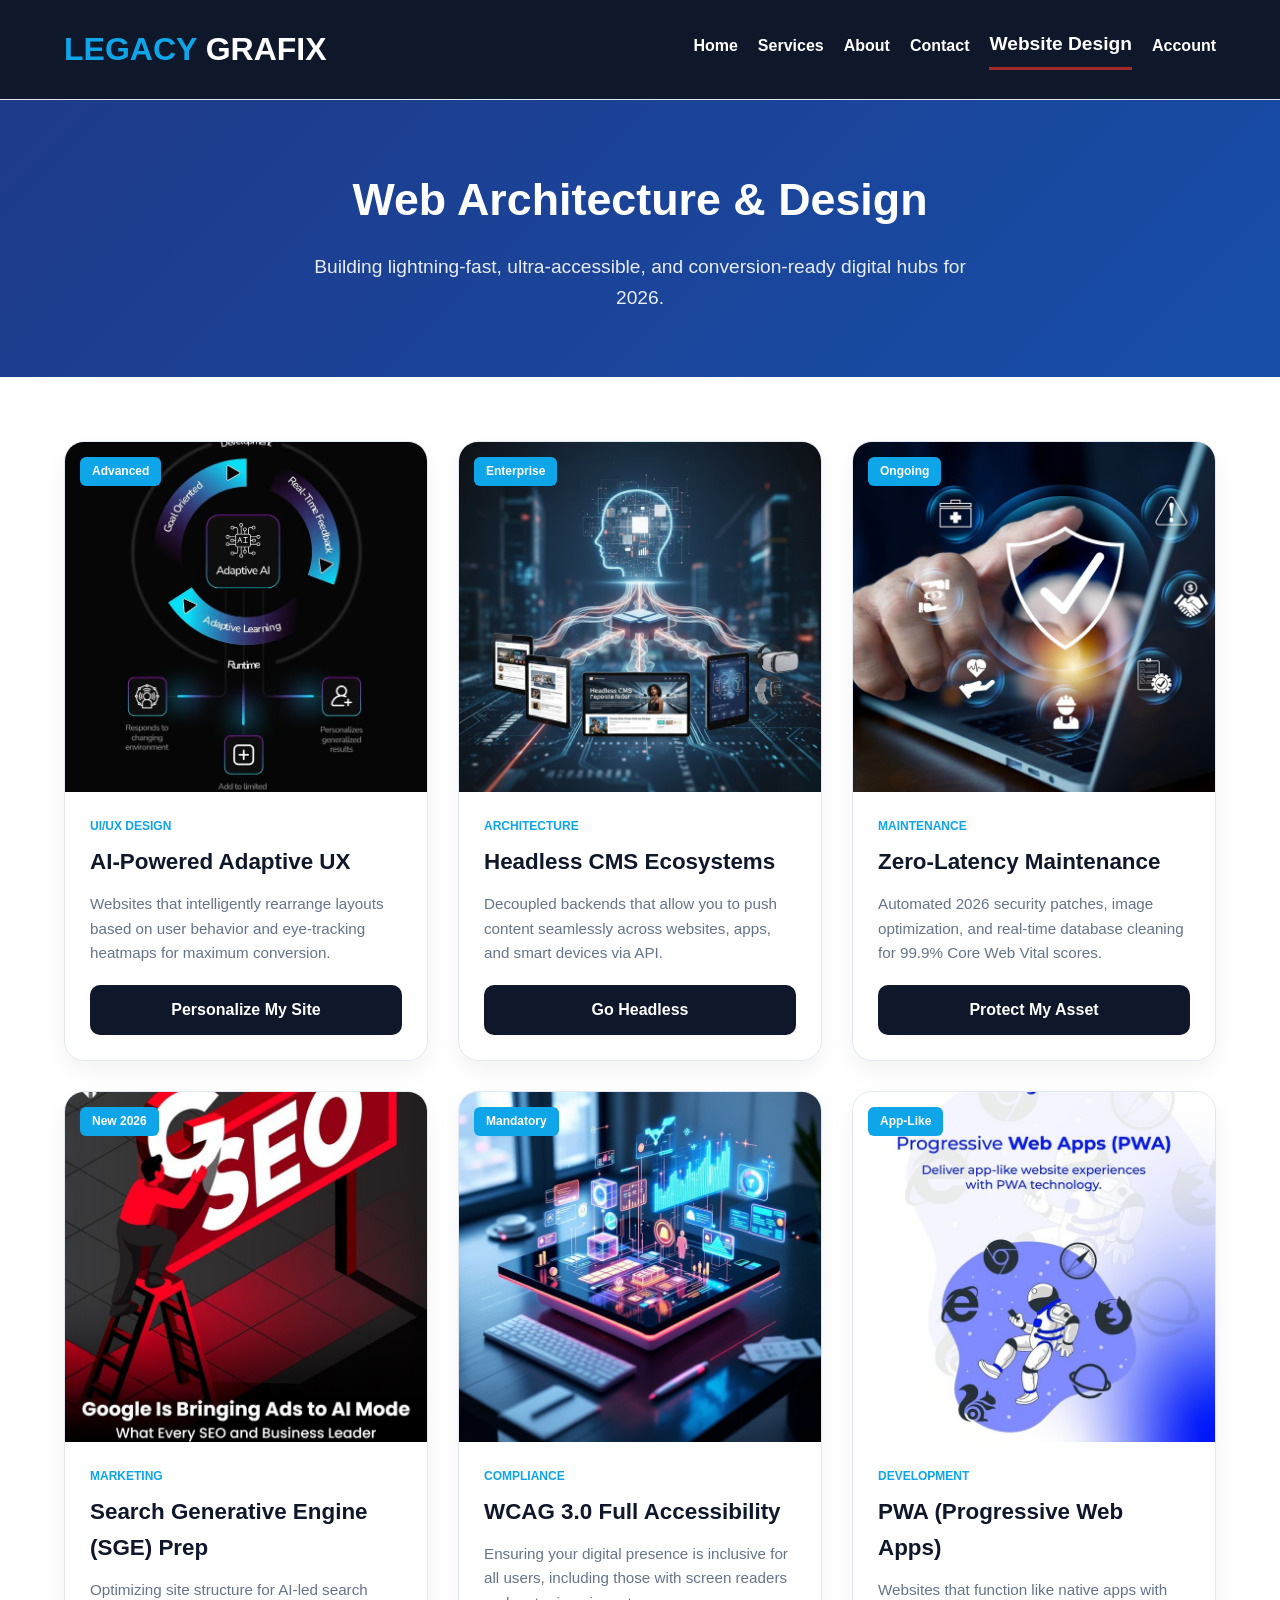
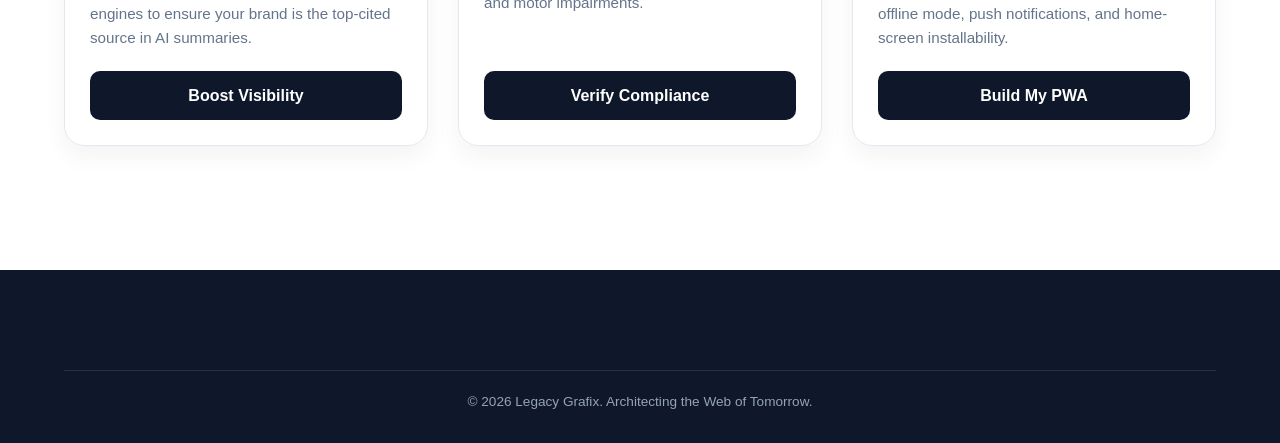
<file: Website Design.html>
<!DOCTYPE html>
<html lang="en">
<head>
    <meta charset="UTF-8">
    <meta name="viewport" content="width=device-width, initial-scale=1.0">
    <title>Web Architecture & Design | Legacy Grafix</title>
    <link rel="stylesheet" href="style.css">

    <style>
        /* Header */
        .page-header { 
            text-align: center; 
            padding: 4rem 5%; 
            background: linear-gradient(135deg, #1e3a8a 0%, #174ea8 100%); 
            color: white; 
        }
        .page-header h1 { 
            font-size: 2.8rem; 
            margin-bottom: 1rem; 
        }
        .page-header p { 
            font-size: 1.2rem; 
            opacity: 0.9; 
            max-width: 700px; 
            margin: 0 auto; 
        }

        /* Product Grid */
        .container { 
            padding: 4rem 5%; 
            max-width: 1300px; 
            margin: 0 auto; 
        }
        .product-grid { 
            display: grid; 
            grid-template-columns: repeat(auto-fit, minmax(300px, 1fr)); gap: 30px; 
        }

        /* Service Product Card */
        .service-card { 
            background: var(--card-bg); 
            border-radius: 20px; 
            overflow: hidden; 
            box-shadow: 0 10px 25px rgba(0,0,0,0.05); 
            transition: all 0.3s ease; 
            display: flex; 
            flex-direction: column; 
            border: 1px solid #e2e8f0; 
        }
        .service-card:hover { 
            transform: translateY(-10px); 
            box-shadow: 0 20px 40px rgba(0,0,0,0.1); 
            border-color: var(--primary); 
        }

        .card-image { 
            width: 100%; 
            height: 350px; 
            overflow: hidden; 
            position: relative; 
        }
        .card-image img { 
            width: 100%; 
            height: 100%; 
            object-fit: cover; 
            transition: transform 0.5s ease; 
        }
        .service-card:hover .card-image img { 
            transform: scale(1.1); 
        }
        
        .type-badge { 
            position: absolute; 
            top: 15px; 
            left: 15px; 
            background: var(--primary); 
            color: white; 
            padding: 5px 12px; 
            border-radius: 6px; 
            font-size: 0.75rem; 
            font-weight: 600; 
        }

        .card-body { 
            padding: 25px; 
            display: flex; 
            flex-direction: 
            column; flex-grow: 1; }
        .card-category { 
            font-size: 0.75rem; 
            font-weight: 800; 
            color: var(--primary); 
            text-transform: uppercase; 
            margin-bottom: 8px; 
        }
        .card-body h3 { 
            font-size: 1.4rem; 
            margin-bottom: 12px; 
            color: var(--dark); 
        }
        .card-body p { 
            font-size: 0.95rem; 
            color: var(--text-muted); 
            margin-bottom: 20px; 
            flex-grow: 1; 
        }

        .btn-action { 
            background: var(--dark); 
            color: white; 
            text-align: center; 
            padding: 12px; 
            border-radius: 10px; 
            text-decoration: none; 
            font-weight: 600; 
            transition: 0.3s; 
        }
        .btn-action:hover { 
            background: var(--primary); 
        }

        /* Footer */
        footer { 
            background: var(--dark); 
            color: white; 
            padding: 60px 5% 30px; 
            margin-top: 60px; 
            text-align: center; 
        }
        .footer-bottom { 
            margin-top: 40px; 
            padding-top: 20px; 
            border-top: 1px solid rgba(255,255,255,0.1); 
            font-size: 0.85rem; 
            color: #94a3b8; 
        }
    </style>
</head>
<body>

    <nav>
        <a class="logo" href="index.html">LEGACY <span style="color: white;">GRAFIX</span></a>
        <ul class="nav-links">
            <a href="index.html">Home</a>
            <a href="services.html">Services</a>
            <a href="about.html">About</a>
            <a href="contact.html">Contact</a>
            <a class="nav-links active" href="Website Design.html">Website Design</a>
            <a href="login.html">Account</a>
        </ul>
    
        <button class="hamburger" aria-label="Toggle menu" aria-expanded="false">
            <span></span>
            <span></span>
            <span></span>
        </button>
    </nav>

    <header class="page-header">
        <h1>Web Architecture & Design</h1>
        <p>Building lightning-fast, ultra-accessible, and conversion-ready digital hubs for 2026.</p>
    </header>

    <div class="container">
        <div class="product-grid">
            
            <!-- Service 1: AI-Powered UX -->
            <div class="service-card">
                <div class="card-image">
                    <span class="type-badge">Advanced</span>
                    <img src="IMG/AI-Powered Adaptive UX.jpg" alt="UX Design">
                </div>
                <div class="card-body">
                    <span class="card-category">UI/UX Design</span>
                    <h3>AI-Powered Adaptive UX</h3>
                    <p>Websites that intelligently rearrange layouts based on user behavior and eye-tracking heatmaps for maximum conversion.</p>
                    <a href="contact.html" class="btn-action">Personalize My Site</a>
                </div>
            </div>

            <!-- Service 2: Headless CMS -->
            <div class="service-card">
                <div class="card-image">
                    <span class="type-badge">Enterprise</span>
                    <img src="IMG/Headless CMS Ecosystems.jpg" alt="Web Performance">
                </div>
                <div class="card-body">
                    <span class="card-category">Architecture</span>
                    <h3>Headless CMS Ecosystems</h3>
                    <p>Decoupled backends that allow you to push content seamlessly across websites, apps, and smart devices via API.</p>
                    <a href="contact.html" class="btn-action">Go Headless</a>
                </div>
            </div>

            <!-- Service 3: Performance Maintenance -->
            <div class="service-card">
                <div class="card-image">
                    <span class="type-badge">Ongoing</span>
                    <img src="IMG/Zero-Latency Maintenance.jpg" alt="Web Audit">
                </div>
                <div class="card-body">
                    <span class="card-category">Maintenance</span>
                    <h3>Zero-Latency Maintenance</h3>
                    <p>Automated 2026 security patches, image optimization, and real-time database cleaning for 99.9% Core Web Vital scores.</p>
                    <a href="contact.html" class="btn-action">Protect My Asset</a>
                </div>
            </div>

            <!-- Service 4: Search Generative Optimization -->
            <div class="service-card">
                <div class="card-image">
                    <span class="type-badge">New 2026</span>
                    <img src="IMG/Search Generative Engine (SGE) Prep.jpg" alt="SEO 2026">
                </div>
                <div class="card-body">
                    <span class="card-category">Marketing</span>
                    <h3>Search Generative Engine (SGE) Prep</h3>
                    <p>Optimizing site structure for AI-led search engines to ensure your brand is the top-cited source in AI summaries.</p>
                    <a href="contact.html" class="btn-action">Boost Visibility</a>
                </div>
            </div>

            <!-- Service 5: Accessibility Compliance -->
            <div class="service-card">
                <div class="card-image">
                    <span class="type-badge">Mandatory</span>
                    <img src="IMG/WCAG 3.0 Full Accessibility.jpg" alt="Web Accessibility">
                </div>
                <div class="card-body">
                    <span class="card-category">Compliance</span>
                    <h3>WCAG 3.0 Full Accessibility</h3>
                    <p>Ensuring your digital presence is inclusive for all users, including those with screen readers and motor impairments.</p>
                    <a href="contact.html" class="btn-action">Verify Compliance</a>
                </div>
            </div>

            <!-- Service 6: Progressive Web Apps -->
            <div class="service-card">
                <div class="card-image">
                    <span class="type-badge">App-Like</span>
                    <img src="IMG/PWA (Progressive Web Apps).jpg" alt="PWA">
                </div>
                <div class="card-body">
                    <span class="card-category">Development</span>
                    <h3>PWA (Progressive Web Apps)</h3>
                    <p>Websites that function like native apps with offline mode, push notifications, and home-screen installability.</p>
                    <a href="contact.html" class="btn-action">Build My PWA</a>
                </div>
            </div>

        </div>
    </div>

    <footer>
        <div class="footer-bottom">
            &copy; 2026 Legacy Grafix. Architecting the Web of Tomorrow.
        </div>
    </footer>

    <script src="script.js"></script>
</body>
</html>
</file>
<file: style.css>
:root {
  --primary: #0ea5e9;
  --dark: #0f172a;
  --light: #f8fafc;
  --white: #ffffff;
  --text-muted: #64748b;
}
* {
  box-sizing: border-box;
  margin: 0;
  padding: 0;
}

a {
  text-decoration: none;
}

body {
  font-family: "Inter", sans-serif;
  line-height: 1.6;
}

/* NAVIGATION */
nav {
  display: flex;
  justify-content: space-between;
  padding: 1.5rem 5%;
  background: var(--dark);
  backdrop-filter: blur(10px);
  position: sticky;
  top: 0;
  z-index: 100;
  border-bottom: 1px solid #e2e8f0;
  align-items: center;
}
.logo {
  font-weight: 800;
  font-size: 2rem;
  color: var(--primary);
  text-decoration: none;
}
.nav-links a {
  margin-left: 20px;
  text-decoration: none;
  color: #ffffff;
  font-weight: 600;
  font-size: 1rem;
  padding-bottom: 8px;
}
.nav-links a:hover {
  color: #666;
  border-bottom: 3px solid #666;
  padding-bottom: 8px;
}
.nav-links.active {
  border-bottom: 3px solid brown;
  font-weight: 800;
  font-weight: bolder;
  color: white;
  padding-bottom: 8px;
  font-size: 1.2rem;
}
.nav-links.active:hover {
  color: #0ea5e9;
  border-bottom: 3px solid brown;
  padding-bottom: 8px;
}
/* Index page */
.header {
  height: 70vh;
  display: flex;
  flex-direction: column;
  justify-content: center;
  align-items: center;
  text-align: center;
  background:
    linear-gradient(rgba(15, 23, 42, 0.7), rgba(15, 23, 42, 0.7)),
    url("IMG/Web\ Design.jpg");
  background-size: cover;
  background-position: center;
  color: white;
  padding: 0 10%;
}
h1 {
  font-size: clamp(2.5rem, 5vw, 4rem);
  margin-bottom: 1rem;
}
.cta-btn {
  background: var(--primary);
  color: white;
  padding: 1rem 2.5rem;
  border-radius: 50px;
  text-decoration: none;
  font-weight: bold;
  transition: 0.3s;
  display: inline-block;
  margin-top: 20px;
}
.cta-btn:hover {
  background: rgb(143, 37, 37);
  transform: translateY(-10px);
}

/* SERVICES SECTION */
.services-section {
  padding: 80px 5%;
  max-width: 1200px;
  margin: 0 auto;
  text-align: center;
}
.section-title {
  font-size: 2.2rem;
  margin-bottom: 3rem;
}

.product-grid {
  display: grid;
  grid-template-columns: repeat(auto-fit, minmax(250px, 1fr));
  gap: 30px;
}

.product-card {
  background: var(--white);
  border-radius: 15px;
  overflow: hidden;
  box-shadow: 0 5px 15px rgba(0, 0, 0, 0.05);
  transition: 0.3s;
  text-align: left;
  border: 1px solid #edf2f7;
}

.product-card:hover {
  transform: translateY(-10px);
  box-shadow: 0 15px 30px rgba(0, 0, 0, 0.1);
}

.product-image {
  width: 100%;
  height: 350px;
  overflow: hidden;
}

.product-image img {
  width: 100%;
  height: 100%;
  object-fit: cover;
}

.product-info {
  padding: 20px;
}

.product-info h3 {
  font-size: 1.2rem;
  margin-bottom: 10px;
  color: var(--dark);
}

.product-info p {
  font-size: 0.9rem;
  color: var(--text-muted);
  margin-bottom: 15px;
  height: 60px;
  overflow: hidden;
}

.learn-more {
  color: #0ea5e9;
  text-decoration: none;
  font-weight: 700;
  font-size: 0.85rem;
  text-transform: uppercase;
}

/* CONTAINER */
.container {
  padding: 4rem 5%;
  max-width: 1300px;
  margin: 0 auto;
}
.header-box {
  text-align: center;
  margin-bottom: 4rem;
}
.header-box h1 {
  font-size: 2.5rem;
  margin-bottom: 10px;
}

/* E-COMMERCE STYLE GRID */
.product-grid {
  display: grid;
  grid-template-columns: repeat(auto-fit, minmax(280px, 1fr));
  gap: 30px;
}

/* SERVICE CARD */
.service-card {
  background: var(--white);
  border-radius: 16px;
  overflow: hidden;
  box-shadow: 0 4px 20px rgba(0, 0, 0, 0.08);
  transition:
    transform 0.3s ease,
    box-shadow 0.3s ease;
  display: flex;
  flex-direction: column;
}

.service-card:hover {
  transform: translateY(-8px);
  box-shadow: 0 12px 30px rgba(0, 0, 0, 0.15);
}

.image-frame {
  width: 100%;
  height: 220px;
  overflow: hidden;
}

.image-frame img {
  width: 100%;
  height: 350px;
  object-fit: cover;
  transition: transform 0.5s ease;
}

.service-card:hover img {
  transform: scale(1.1);
}

.content-frame {
  padding: 24px;
  display: flex;
  flex-direction: column;
  flex-grow: 1;
}

.category-tag {
  font-size: 0.75rem;
  text-transform: uppercase;
  color: var(--primary);
  font-weight: 700;
  letter-spacing: 1px;
  margin-bottom: 10px;
}

.content-frame h3 {
  font-size: 1.3rem;
  margin-bottom: 12px;
  color: var(--dark);
}

.content-frame p {
  font-size: 0.95rem;
  color: var(--text-muted);
  margin-bottom: 20px;
  flex-grow: 1;
}

.btn-order {
  background: #0ea5e9;
  color: white;
  text-align: center;
  padding: 12px;
  border-radius: 8px;
  text-decoration: none;
  font-weight: 600;
  transition: background 0.3s;
}

.btn-order:hover {
  background: #0284c7;
}

/* About Page */
.about-header {
  max-width: 800px;
  margin: 5rem auto 2rem;
  padding: 0 20px;
  text-align: center;
}
.about-header h1 {
  font-size: 3rem;
  margin-bottom: 1.5rem;
  letter-spacing: -1px;
}
.highlight {
  color: #0ea5e9;
  font-weight: bold;
}

/* MISSION & VISION SECTION */
.mv-container {
  display: grid;
  grid-template-columns: repeat(auto-fit, minmax(300px, 1fr));
  gap: 30px;
  max-width: 1100px;
  margin: 0 auto 5rem;
  padding: 0 5%;
}

.mv-card {
  background: var(--white);
  padding: 40px;
  border-radius: 24px;
  border: 1px solid #e2e8f0;
  box-shadow: 0 10px 30px rgba(0, 0, 0, 0.02);
  transition: 0.3s;
  position: relative;
  overflow: hidden;
}

.mv-card:hover {
  transform: translateY(-5px);
  border-color: var(--primary);
}

.mv-card h2 {
  font-size: 1.8rem;
  margin-bottom: 15px;
  color: var(--dark);
  display: flex;
  align-items: center;
  gap: 10px;
}

.mv-card p {
  color: var(--text-muted);
  font-size: 1.05rem;
}

.icon-circle {
  width: 45px;
  height: 45px;
  background: #e0f2fe;
  color: var(--primary);
  border-radius: 50%;
  display: flex;
  align-items: center;
  justify-content: center;
  font-weight: bold;
  font-size: 1.2rem;
}

/* TEAM SECTION */
.team-section {
  padding: 4rem 5%;
  max-width: 1200px;
  margin: 0 auto;
  text-align: center;
}
.team-section h2 {
  font-size: 2.2rem;
  margin-bottom: 3rem;
}
.team-grid {
  display: grid;
  grid-template-columns: repeat(auto-fit, minmax(250px, 1fr));
  gap: 40px;
}
.team-card {
  background: transparent;
  transition: 0.3s;
  display: flex;
  flex-direction: column;
  align-items: center;
}
.team-card:hover {
  transform: translateY(-10px);
}
.member-image {
  width: 200px;
  height: 200px;
  border-radius: 50%;
  overflow: hidden;
  margin-bottom: 1.5rem;
  border: 4px solid var(--primary);
  box-shadow: 0 10px 20px rgba(0, 0, 0, 0.1);
}
.member-image img {
  width: 100%;
  height: 400px;
  object-fit: cover;
}
.member-info {
  padding: 0;
}
.member-info h3 {
  font-size: 1.25rem;
  margin-bottom: 5px;
  color: var(--dark);
}
.member-info p {
  color: #0ea5e9;
  font-weight: 700;
  font-size: 0.85rem;
  text-transform: uppercase;
}

/* FOOTER */
footer {
  background: #1a1a1a;
  color: white;
  padding: 60px 5% 20px;
  margin-top: 60px;
}
.footer-grid {
  display: grid;
  grid-template-columns: repeat(auto-fit, minmax(200px, 1fr));
  gap: 40px;
  max-width: 1200px;
  margin: 0 auto;
}
.footer-col h4 {
  color: #0ea5e9;
  margin-bottom: 20px;
  font-size: 0.9rem;
}
.footer-col p,
.footer-col a {
  color: #94a3b8;
  font-size: 0.85rem;
  text-decoration: none;
  display: block;
  margin-bottom: 10px;
}
.footer-bottom {
  text-align: center;
  padding-top: 40px;
  border-top: 1px solid rgba(255, 255, 255, 0.1);
  margin-top: 40px;
  color: #64748b;
  font-size: 0.8rem;
}

/* HAMBURGER & RESPONSIVE NAV */
.hamburger {
  display: none;
  background: transparent;
  border: none;
  cursor: pointer;
  width: 40px;
  height: 30px;
  align-items: center;
  justify-content: center;
  gap: 4px;
  padding: 4px;
}
.hamburger span {
  display: block;
  height: 3px;
  width: 100%;
  background: #333;
  border-radius: 2px;
  transition:
    transform 200ms ease,
    opacity 200ms ease;
}

.nav-links {
  display: flex;
  align-items: center;
}

@media (max-width: 768px) {
  nav {
    padding: 1rem 4%;
  }
  .hamburger {
    display: flex;
    flex-direction: column;
  }
  .nav-links {
    position: absolute;
    top: 64px;
    right: 4%;
    background: var(--white);
    flex-direction: column;
    gap: 8px;
    padding: 20px 50px;
    border-radius: 10px;
    box-shadow: 0 8px 20px rgba(0, 0, 0, 0.08);
    transform-origin: top right;
    transform: scaleY(0);
    transition:
      transform 180ms ease-in-out,
      opacity 180ms ease-in-out;
    opacity: 0;
    z-index: 150;
  }
  .nav-links.open {
    transform: scaleY(1);
    opacity: 1;
  }
  .nav-links a {
    margin: 8px 0;
  }
}

@media (max-width: 420px) {
  .logo {
    font-size: 1.4rem;
  }
}
</file>
